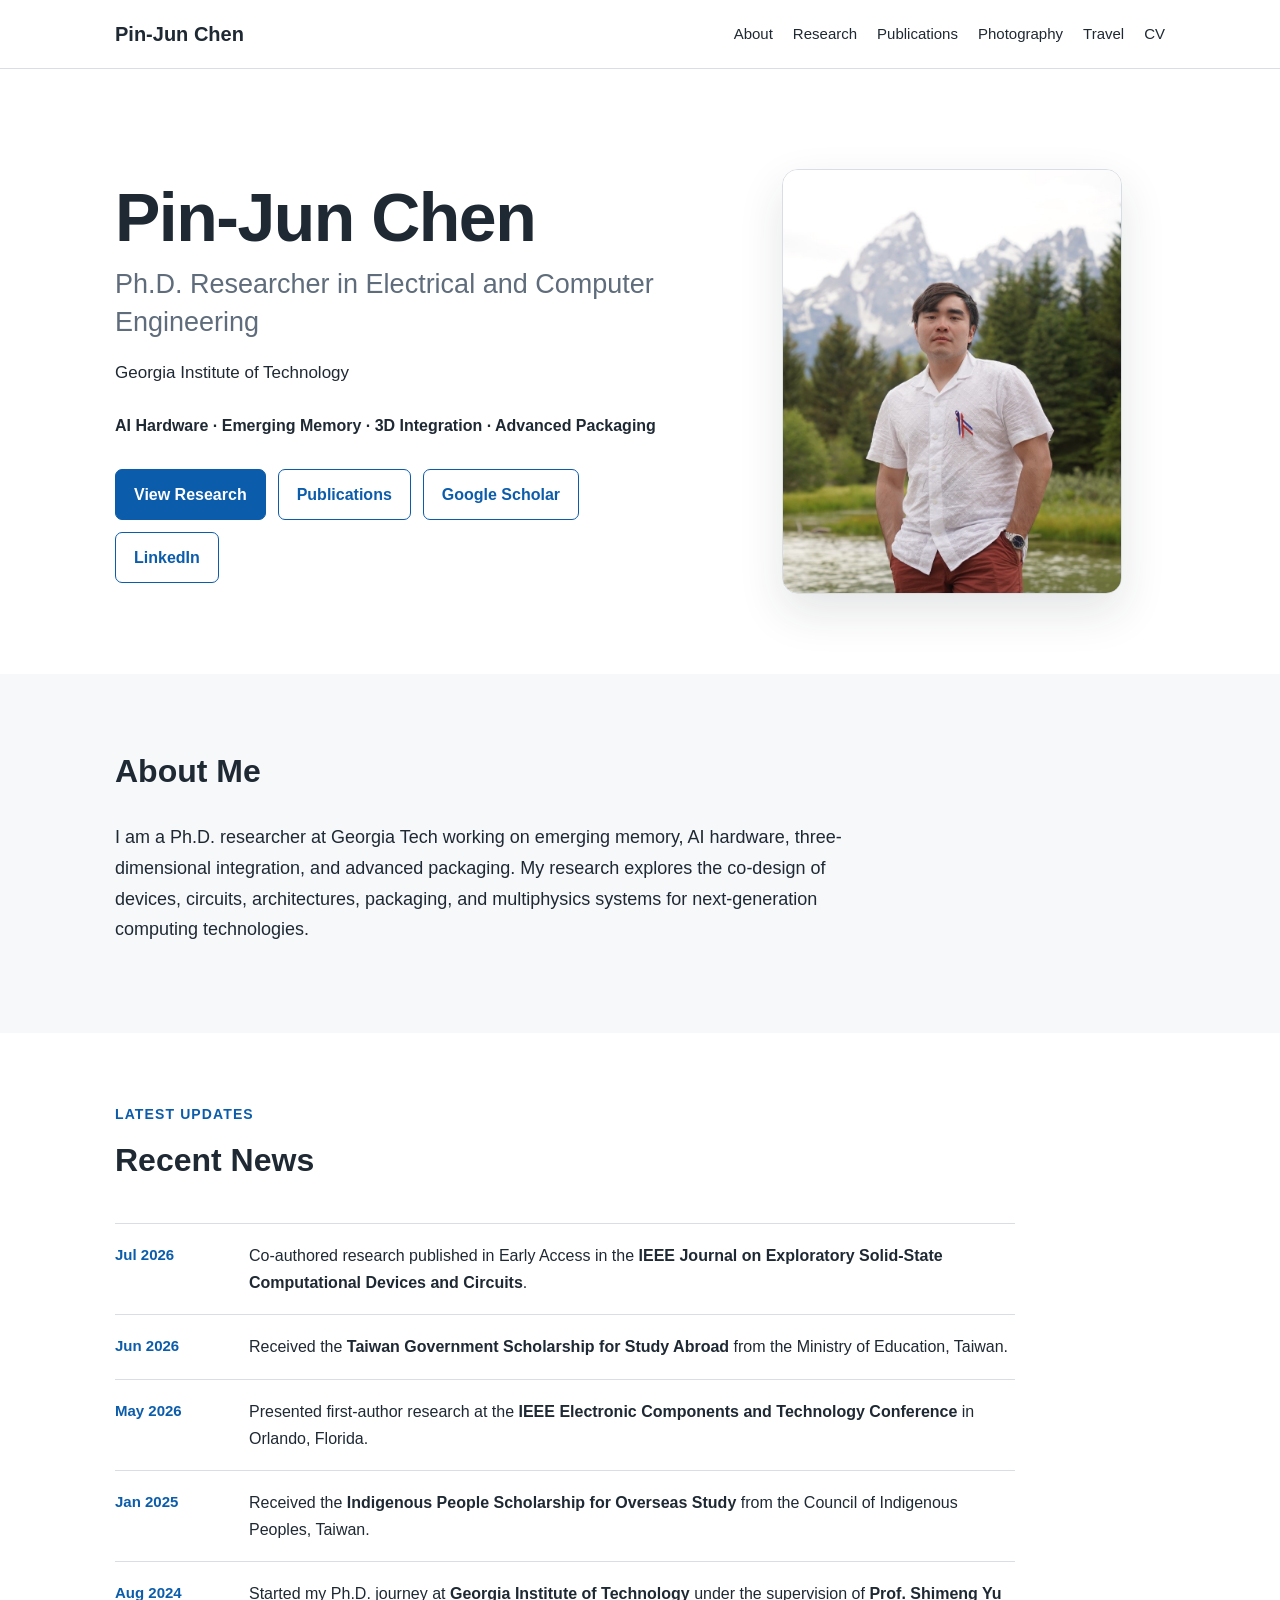
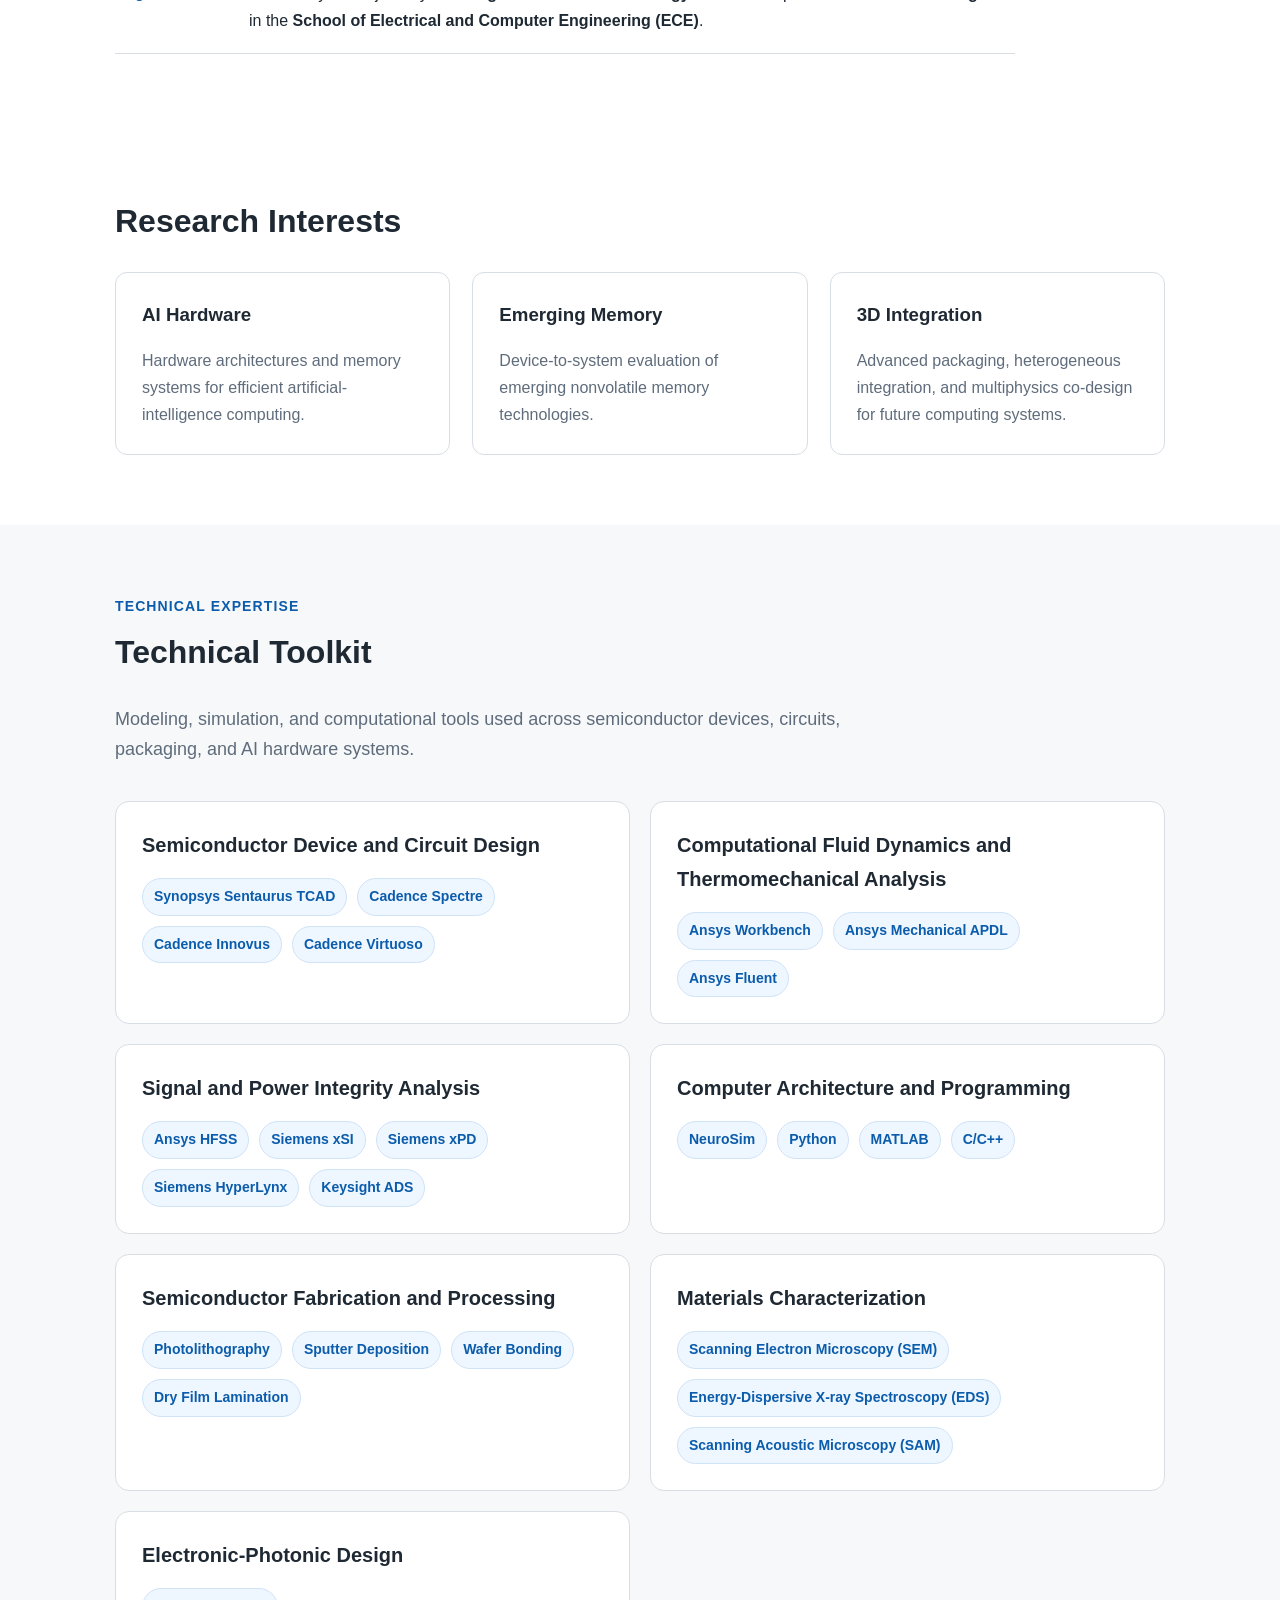
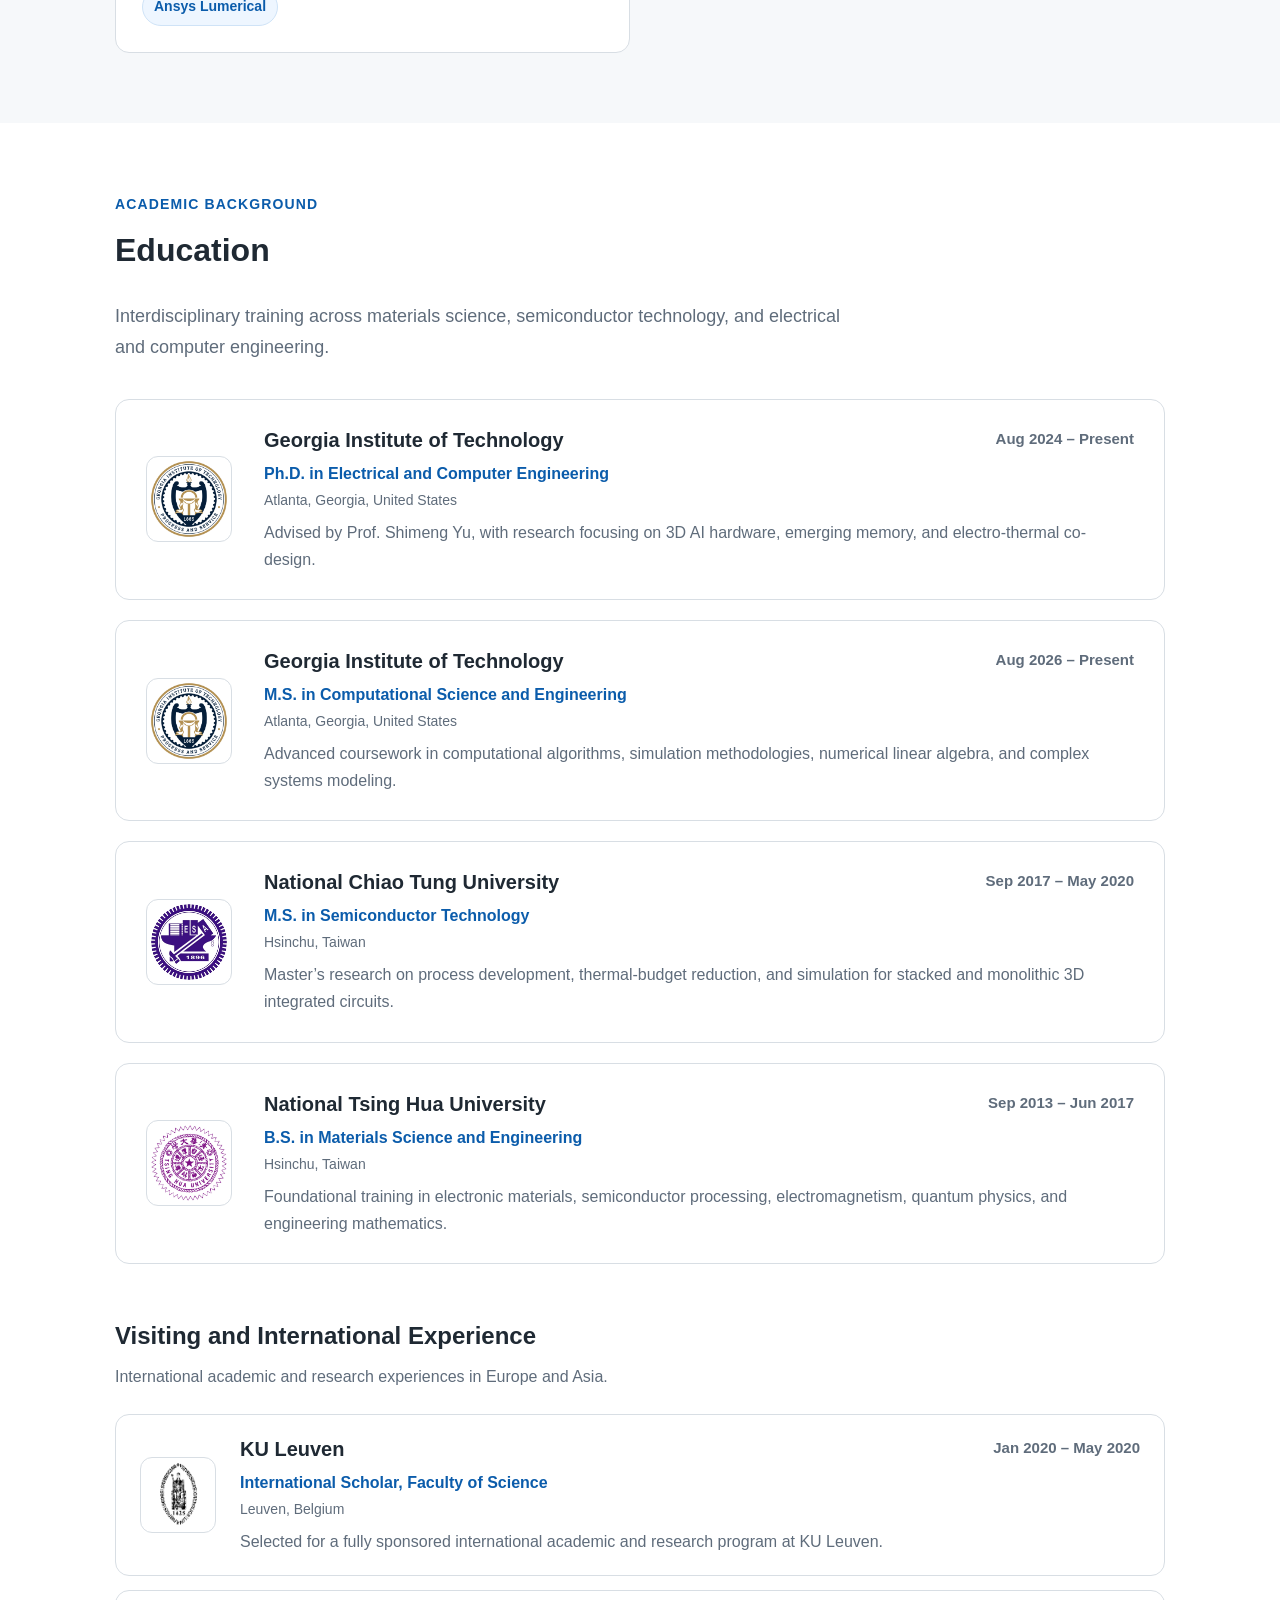
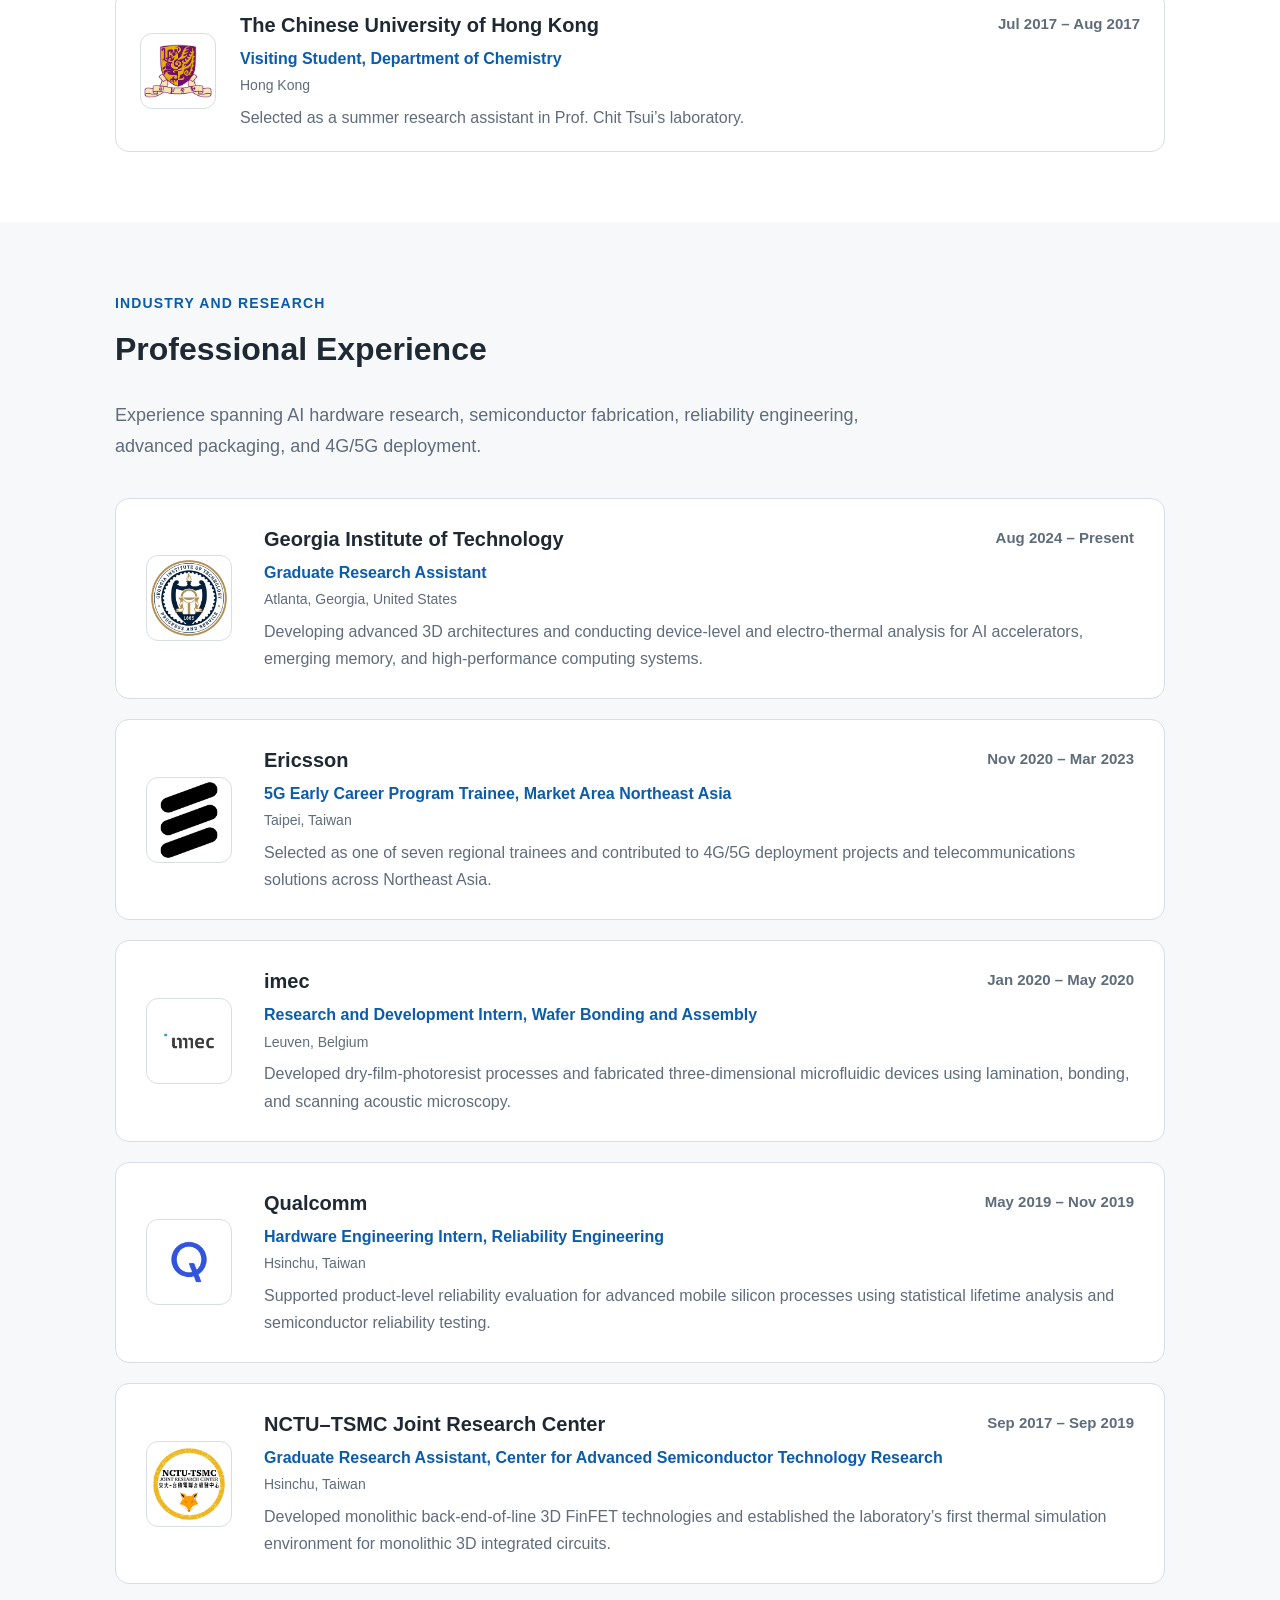
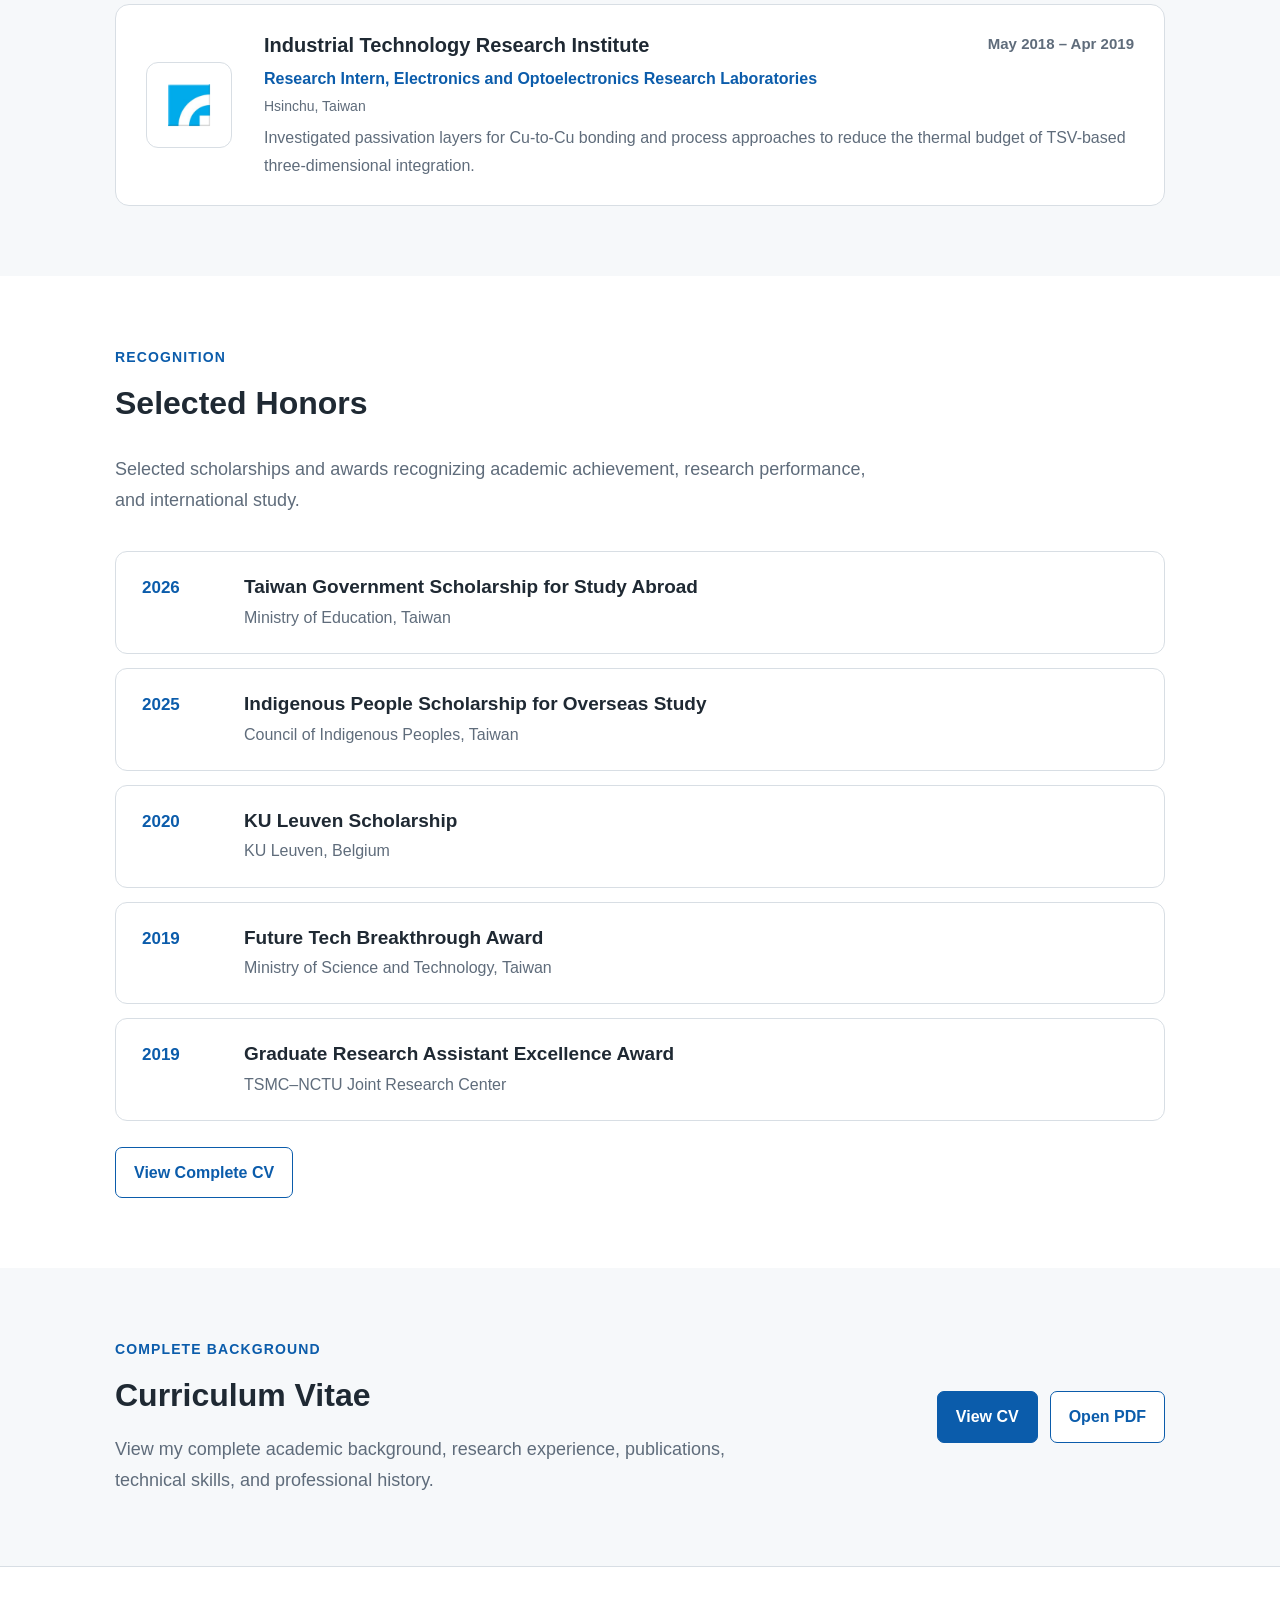
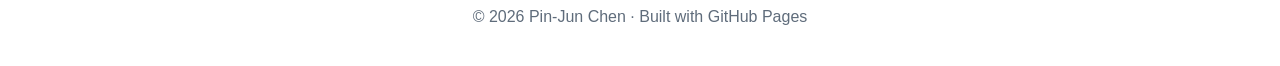
<file: index.html>
<!DOCTYPE html>
<html lang="en">
<head>
  <meta charset="UTF-8">
  <meta name="viewport" content="width=device-width, initial-scale=1.0">

  <meta
    name="description"
    content="Personal website of Pin-Jun Chen, a Ph.D. researcher at Georgia Tech working on AI hardware, emerging memory, 3D integration, and advanced packaging."
  >

  <title>Pin-Jun Chen</title> 
  
  <link rel="stylesheet" href="assets/css/style.css">
</head>

<body>
  <header>
    <div class="container">
      <nav>
        <a class="site-name" href="index.html">Pin-Jun Chen</a>

        <div class="nav-links">
          <a href="about.html">About</a>
          <a href="research.html">Research</a>
          <a href="publications.html">Publications</a>
          <a href="photography.html">Photography</a>
          <a href="travel.html">Travel</a>
          <a href="cv.html">CV</a>
        </div>
      </nav>
    </div>
  </header>

  <main>
<section class="hero">
  <div class="container hero-grid">
    <div>
      <h1>Pin-Jun Chen</h1>

      <p class="subtitle">
        Ph.D. Researcher in Electrical and Computer Engineering
      </p>

      <p class="affiliation">
        Georgia Institute of Technology
      </p>

      <p class="research-line">
        AI Hardware · Emerging Memory · 3D Integration · Advanced Packaging
      </p>

      <div class="button-row">
        <a class="button primary" href="research.html">
          View Research
        </a>

        <a class="button secondary" href="publications.html">
          Publications
        </a>

        <a
          class="button secondary"
          href="https://scholar.google.com/citations?user=bMlQqsIAAAAJ&hl=en"
          target="_blank"
          rel="noopener noreferrer"
        >
          Google Scholar
        </a>

        <a
          class="button secondary"
          href="https://www.linkedin.com/in/pinjunchen/"
          target="_blank"
          rel="noopener noreferrer"
        >
          LinkedIn
        </a>
      </div>
    </div>

    <div class="profile-photo-wrapper">
      <img
        class="profile-photo"
        src="assets/images/profile-photo.jpg"
        alt="Portrait of Pin-Jun Chen"
      >
    </div>
  </div>
</section>

    <section class="alt">
      <div class="container">
        <h2>About Me</h2>

        <p class="intro">
          I am a Ph.D. researcher at Georgia Tech working on emerging memory,
          AI hardware, three-dimensional integration, and advanced packaging.
          My research explores the co-design of devices, circuits,
          architectures, packaging, and multiphysics systems for
          next-generation computing technologies.
        </p>
      </div>
    </section>

    <section id="news">
  <div class="container">
    <div class="section-heading">
      <p class="eyebrow">Latest Updates</p>

      <h2>Recent News</h2>
    </div>

    <div class="news-list">

      <article class="news-item">
        <time datetime="2026-07">Jul 2026</time>

        <p>
          Co-authored research published in Early Access in the 
          <strong>IEEE Journal on Exploratory Solid-State Computational Devices and Circuits</strong>.
        </p>
      </article>

      <article class="news-item">
        <time datetime="2026-06">Jun 2026</time>

        <p>
          Received the
          <strong>Taiwan Government Scholarship for Study Abroad</strong>
          from the Ministry of Education, Taiwan.
        </p>
      </article>

      <article class="news-item">
        <time datetime="2026-05">May 2026</time>

        <p>
          Presented first-author research at the
          <strong>IEEE Electronic Components and Technology Conference</strong>
          in Orlando, Florida.
        </p>
      </article>

      <article class="news-item">
        <time datetime="2025-01">Jan 2025</time>

        <p>
          Received the
          <strong>Indigenous People Scholarship for Overseas Study</strong>
          from the Council of Indigenous Peoples, Taiwan.
        </p>
      </article>

      <article class="news-item">
        <time datetime="2024-08">Aug 2024</time>

        <p>
          Started my Ph.D. journey at <strong>Georgia Institute of Technology</strong>
          under the supervision of <strong>Prof. Shimeng Yu</strong> in the <strong>School of Electrical and Computer Engineering (ECE)</strong>.
        </p>
      </article>

    </div>
  </div>
</section>
    

    <section>
      <div class="container">
        <h2>Research Interests</h2>

        <div class="cards">
          <article class="card">
            <h3>AI Hardware</h3>
            <p>
              Hardware architectures and memory systems for efficient
              artificial-intelligence computing.
            </p>
          </article>

          <article class="card">
            <h3>Emerging Memory</h3>
            <p>
              Device-to-system evaluation of emerging nonvolatile memory
              technologies.
            </p>
          </article>

          <article class="card">
            <h3>3D Integration</h3>
            <p>
              Advanced packaging, heterogeneous integration, and multiphysics
              co-design for future computing systems.
            </p>
          </article>
        </div>
      </div>
    </section>

    <section class="alt" id="technical-toolkit">
  <div class="container">
    <div class="section-heading">
      <p class="eyebrow">Technical Expertise</p>
      <h2>Technical Toolkit</h2>

      <p class="section-description">
        Modeling, simulation, and computational tools used across
        semiconductor devices, circuits, packaging, and AI hardware systems.
      </p>
    </div>

    <div class="skills-grid">

      <article class="skill-group">
        <h3>Semiconductor Device and Circuit Design</h3>

        <div class="skill-tags">
          <span>Synopsys Sentaurus TCAD</span>
          <span>Cadence Spectre</span>
          <span>Cadence Innovus</span>
          <span>Cadence Virtuoso</span>
        </div>
      </article>

      <article class="skill-group">
        <h3>Computational Fluid Dynamics and Thermomechanical Analysis</h3>

        <div class="skill-tags">
          <span>Ansys Workbench</span>
          <span>Ansys Mechanical APDL</span>
          <span>Ansys Fluent</span>
        </div>
      </article>

      <article class="skill-group">
        <h3>Signal and Power Integrity Analysis</h3>
        

        <div class="skill-tags">
          <span>Ansys HFSS</span>
          <span>Siemens xSI</span>
          <span>Siemens xPD</span>
          <span>Siemens HyperLynx</span>
          <span>Keysight ADS</span>
          
        </div>
      </article>

      <article class="skill-group">
        <h3>Computer Architecture and Programming</h3>

        <div class="skill-tags">
          <span>NeuroSim</span>
          <span>Python</span>
          <span>MATLAB</span>
          <span>C/C++</span>
        </div>
      </article>

      <article class="skill-group">
        <h3>Semiconductor Fabrication and Processing</h3>

        <div class="skill-tags">
          <span>Photolithography</span>
          <span>Sputter Deposition</span>
          <span>Wafer Bonding</span>
          <span>Dry Film Lamination</span>
        </div>
      </article>

      <article class="skill-group">
        <h3>Materials Characterization</h3>

        <div class="skill-tags">
          <span>Scanning Electron Microscopy (SEM)</span>
          <span>Energy-Dispersive X-ray Spectroscopy (EDS)</span>
          <span>Scanning Acoustic Microscopy (SAM)</span>
        </div>
      </article>

      <article class="skill-group">
        <h3>Electronic-Photonic Design</h3>

        <div class="skill-tags">
          <span>Ansys Lumerical</span>
        </div>
      </article>

    </div>
  </div>
</section>
    

    <section id="education">
    <div class="container">
      <div class="section-heading">
        <p class="eyebrow">Academic Background</p>
        <h2>Education</h2>
  
        <p class="section-description">
          Interdisciplinary training across materials science,
          semiconductor technology, and electrical and computer engineering.
        </p>
      </div>
  
      <div class="timeline-grid">
  
        <article class="timeline-card">
          <div class="logo-box">
            <img
              src="assets/images/logos/gatech-logo.png"
              alt="Georgia Institute of Technology logo"
            >
          </div>
  
          <div class="timeline-content">
            <div class="timeline-topline">
              <h3>Georgia Institute of Technology</h3>
              <span class="timeline-date">Aug 2024 – Present</span>
            </div>
  
            <p class="timeline-role">
              Ph.D. in Electrical and Computer Engineering
            </p>
            <p class="timeline-location">
              Atlanta, Georgia, United States
            </p>
            <p class="timeline-description">
              Advised by Prof. Shimeng Yu, with research focusing on
              3D AI hardware, emerging memory, and electro-thermal co-design.
            </p>
          </div>
        </article>

        <article class="timeline-card">
          <div class="logo-box">
            <img
              src="assets/images/logos/gatech-logo.png"
              alt="Georgia Institute of Technology logo"
            >
          </div>
  
          <div class="timeline-content">
            <div class="timeline-topline">
              <h3>Georgia Institute of Technology</h3>
              <span class="timeline-date">Aug 2026 – Present</span>
            </div>
  
            <p class="timeline-role">
              M.S. in Computational Science and Engineering
            </p>
            <p class="timeline-location">
              Atlanta, Georgia, United States
            </p>
            <p class="timeline-description">
              Advanced coursework in computational algorithms, simulation methodologies, 
              numerical linear algebra, and complex systems modeling.
            </p>
          </div>
        </article>
  
        <article class="timeline-card">
          <div class="logo-box">
            <img
              src="assets/images/logos/nycu-logo.png"
              alt="National Yang Ming Chiao Tung University logo"
            >
          </div>
  
          <div class="timeline-content">
            <div class="timeline-topline">
              <h3>National Chiao Tung University</h3>
              <span class="timeline-date">Sep 2017 – May 2020</span>
            </div>

            <p class="timeline-role">
              M.S. in Semiconductor Technology
            </p>
            <p class="timeline-location">
              Hsinchu, Taiwan
            </p>
            <p class="timeline-description">
              Master’s research on process development, thermal-budget reduction,
              and simulation for stacked and monolithic 3D integrated circuits.
            </p>
          </div>
        </article>
  
        <article class="timeline-card">
          <div class="logo-box">
            <img
              src="assets/images/logos/nthu-logo.jpg"
              alt="National Tsing Hua University logo"
            >
          </div>
  
          <div class="timeline-content">
            <div class="timeline-topline">
              <h3>National Tsing Hua University</h3>
              <span class="timeline-date">Sep 2013 – Jun 2017</span>
            </div>
  
            <p class="timeline-role">
              B.S. in Materials Science and Engineering
            </p>
            <p class="timeline-location">
              Hsinchu, Taiwan
            </p>
            <p class="timeline-description">
              Foundational training in electronic materials, semiconductor processing,
              electromagnetism, quantum physics, and engineering mathematics.
            </p>
          </div>
        </article>
 </div>
<div class="subsection-heading">
  <h3>Visiting and International Experience</h3>

  <p>
    International academic and research experiences in Europe and Asia.
  </p>
</div>

<div class="timeline-grid compact-grid">

  <article class="timeline-card compact-card">
    <div class="logo-box">
      <img
        src="assets/images/logos/KUL.svg.webp"
        alt="KU Leuven logo"
      >
    </div>

    <div class="timeline-content">
      <div class="timeline-topline">
        <h3>KU Leuven</h3>
        <span class="timeline-date">Jan 2020 – May 2020</span>
      </div>

      <p class="timeline-role">
        International Scholar, Faculty of Science
      </p>

      <p class="timeline-location">
        Leuven, Belgium
      </p>

      <p class="timeline-description">
          Selected for a fully sponsored international academic and research
          program at KU Leuven.
      </p>
    </div>
  </article>

  <article class="timeline-card compact-card">
    <div class="logo-box">
      <img
        src="assets/images/logos/cuhk-logo.jpg"
        alt="The Chinese University of Hong Kong logo"
      >
    </div>

    <div class="timeline-content">
      <div class="timeline-topline">
        <h3>The Chinese University of Hong Kong</h3>
        <span class="timeline-date">Jul 2017 – Aug 2017</span>
      </div>

      <p class="timeline-role">
        Visiting Student, Department of Chemistry
      </p>

      <p class="timeline-location">
        Hong Kong
      </p>

      <p class="timeline-description">
        Selected as a summer research assistant in Prof. Chit Tsui’s laboratory.
      </p>
    </div>
  </article>

</div>
    </div>
  </section>
    
      <section class="alt" id="experience">
    <div class="container">
      <div class="section-heading">
        <p class="eyebrow">Industry and Research</p>
        <h2>Professional Experience</h2>
  
        <p class="section-description">
          Experience spanning AI hardware research, semiconductor fabrication,
          reliability engineering, advanced packaging, and 4G/5G deployment.
        </p>
      </div>
  
      <div class="timeline-grid">

        <article class="timeline-card">
          <div class="logo-box">
            <img
              src="assets/images/logos/gatech-logo.png"
              alt="Georgia Institute of Technology logo"
            >
          </div>
        
          <div class="timeline-content">
            <div class="timeline-topline">
              <h3>Georgia Institute of Technology</h3>
              <span class="timeline-date">Aug 2024 – Present</span>
            </div>
        
            <p class="timeline-role">
              Graduate Research Assistant
            </p>
        
            <p class="timeline-location">
              Atlanta, Georgia, United States
            </p>
        
            <p class="timeline-description">
              Developing advanced 3D architectures and conducting device-level
              and electro-thermal analysis for AI accelerators, emerging memory,
              and high-performance computing systems.
            </p>
          </div>
      </article>
  
        <article class="timeline-card">
          <div class="logo-box">
            <img
              src="assets/images/logos/ericsson.svg.webp"
              alt="Ericsson logo"
            >
          </div>
  
          <div class="timeline-content">
            <div class="timeline-topline">
              <h3>Ericsson</h3>
              <span class="timeline-date">Nov 2020 – Mar 2023</span>
            </div>
  
            <p class="timeline-role">
              5G Early Career Program Trainee, Market Area Northeast Asia
            </p>
            <p class="timeline-location">
              Taipei, Taiwan
            </p>
            <p class="timeline-description">
                Selected as one of seven regional trainees and contributed to
                4G/5G deployment projects and telecommunications solutions
                across Northeast Asia.
            </p>
          </div>
        </article>
  
        <article class="timeline-card">
          <div class="logo-box">
            <img
              src="assets/images/logos/imec-logo.png"
              alt="imec logo"
            >
          </div>
  
          <div class="timeline-content">
            <div class="timeline-topline">
              <h3>imec</h3>
              <span class="timeline-date">Jan 2020 – May 2020</span>
            </div>
  
            <p class="timeline-role">
              Research and Development Intern, Wafer Bonding and Assembly
            </p>
            <p class="timeline-location">
              Leuven, Belgium
            </p>  
            <p class="timeline-description">
              Developed dry-film-photoresist processes and fabricated
              three-dimensional microfluidic devices using lamination,
              bonding, and scanning acoustic microscopy.
            </p>
          </div>
        </article>
  
        <article class="timeline-card">
          <div class="logo-box">
            <img
              src="assets/images/logos/Qualcomm-Logo.png"
              alt="Qualcomm logo"
            >
          </div>
  
          <div class="timeline-content">
            <div class="timeline-topline">
              <h3>Qualcomm</h3>
              <span class="timeline-date">May 2019 – Nov 2019</span>
            </div>
  
            <p class="timeline-role">
              Hardware Engineering Intern, Reliability Engineering
            </p>
            <p class="timeline-location">
               Hsinchu, Taiwan
            </p>    
            <p class="timeline-description">
              Supported product-level reliability evaluation for advanced mobile
              silicon processes using statistical lifetime analysis and
              semiconductor reliability testing.
            </p>
          </div>
        </article>
        <article class="timeline-card">
          <div class="logo-box">
            <img
              src="assets/images/logos/nctutsmclogo.jpg"
              alt="NCTU-TSMC Joint Research Center logo"
            >
          </div>
        
          <div class="timeline-content">
            <div class="timeline-topline">
              <h3>NCTU–TSMC Joint Research Center</h3>
              <span class="timeline-date">Sep 2017 – Sep 2019</span>
            </div>
        
            <p class="timeline-role">
              Graduate Research Assistant, Center for Advanced Semiconductor Technology Research
            </p>
            <p class="timeline-location">
               Hsinchu, Taiwan
            </p>          
            <p class="timeline-description">
              Developed monolithic back-end-of-line 3D FinFET technologies
              and established the laboratory’s first thermal simulation
              environment for monolithic 3D integrated circuits.
            </p>
          </div>
        </article>

        <article class="timeline-card">
  <div class="logo-box">
    <img
      src="assets/images/logos/itri-logo.png"
      alt="Industrial Technology Research Institute logo"
    >
  </div>

  <div class="timeline-content">
    <div class="timeline-topline">
      <h3>Industrial Technology Research Institute</h3>
      <span class="timeline-date">May 2018 – Apr 2019</span>
    </div>

    <p class="timeline-role">
      Research Intern, Electronics and Optoelectronics Research Laboratories
    </p>
            <p class="timeline-location">
               Hsinchu, Taiwan
            </p> 
    <p class="timeline-description">
        Investigated passivation layers for Cu-to-Cu bonding and
        process approaches to reduce the thermal budget of
        TSV-based three-dimensional integration.
    </p>
  </div>
</article>
        
      </div>
    </div>
  </section>

    <section id="honors">
  <div class="container">
    <div class="section-heading">
      <p class="eyebrow">Recognition</p>

      <h2>Selected Honors</h2>

      <p class="section-description">
        Selected scholarships and awards recognizing academic achievement,
        research performance, and international study.
      </p>
    </div>

    <div class="honors-list">

      <article class="honor-item">
        <span class="honor-year">2026</span>

        <div>
          <h3>Taiwan Government Scholarship for Study Abroad</h3>

          <p>
            Ministry of Education, Taiwan
          </p>
        </div>
      </article>

      <article class="honor-item">
        <span class="honor-year">2025</span>

        <div>
          <h3>Indigenous People Scholarship for Overseas Study</h3>

          <p>
            Council of Indigenous Peoples, Taiwan
          </p>
        </div>
      </article>

      <article class="honor-item">
        <span class="honor-year">2020</span>

        <div>
          <h3>KU Leuven Scholarship</h3>

          <p>
            KU Leuven, Belgium
          </p>
        </div>
      </article>

      <article class="honor-item">
        <span class="honor-year">2019</span>

        <div>
          <h3>Future Tech Breakthrough Award</h3>

          <p>
            Ministry of Science and Technology, Taiwan
          </p>
        </div>
      </article>

      <article class="honor-item">
        <span class="honor-year">2019</span>

        <div>
          <h3>Graduate Research Assistant Excellence Award</h3>

          <p>
            TSMC–NCTU Joint Research Center
          </p>
        </div>
      </article>

    </div>

    <div class="section-action">
      <a class="button secondary" href="cv.html">
        View Complete CV
      </a>
    </div>
  </div>
</section>
    
    <section class="alt" id="cv-preview">
  <div class="container cv-callout">
    <div>
      <p class="eyebrow">Complete Background</p>

      <h2>Curriculum Vitae</h2>

      <p class="section-description">
        View my complete academic background, research experience,
        publications, technical skills, and professional history.
      </p>
    </div>

    <div class="button-row">
      <a
        class="button primary"
        href="cv.html"
      >
        View CV
      </a>

      <a
        class="button secondary"
        href="assets/documents/Pin-Jun_Chen_CV.pdf"
        target="_blank"
        rel="noopener noreferrer"
      >
        Open PDF
      </a>
    </div>
  </div>
</section>
  </main>

  <footer>
    <div class="container">
      © 2026 Pin-Jun Chen · Built with GitHub Pages
    </div>
  </footer>
</body>
</html>
</file>
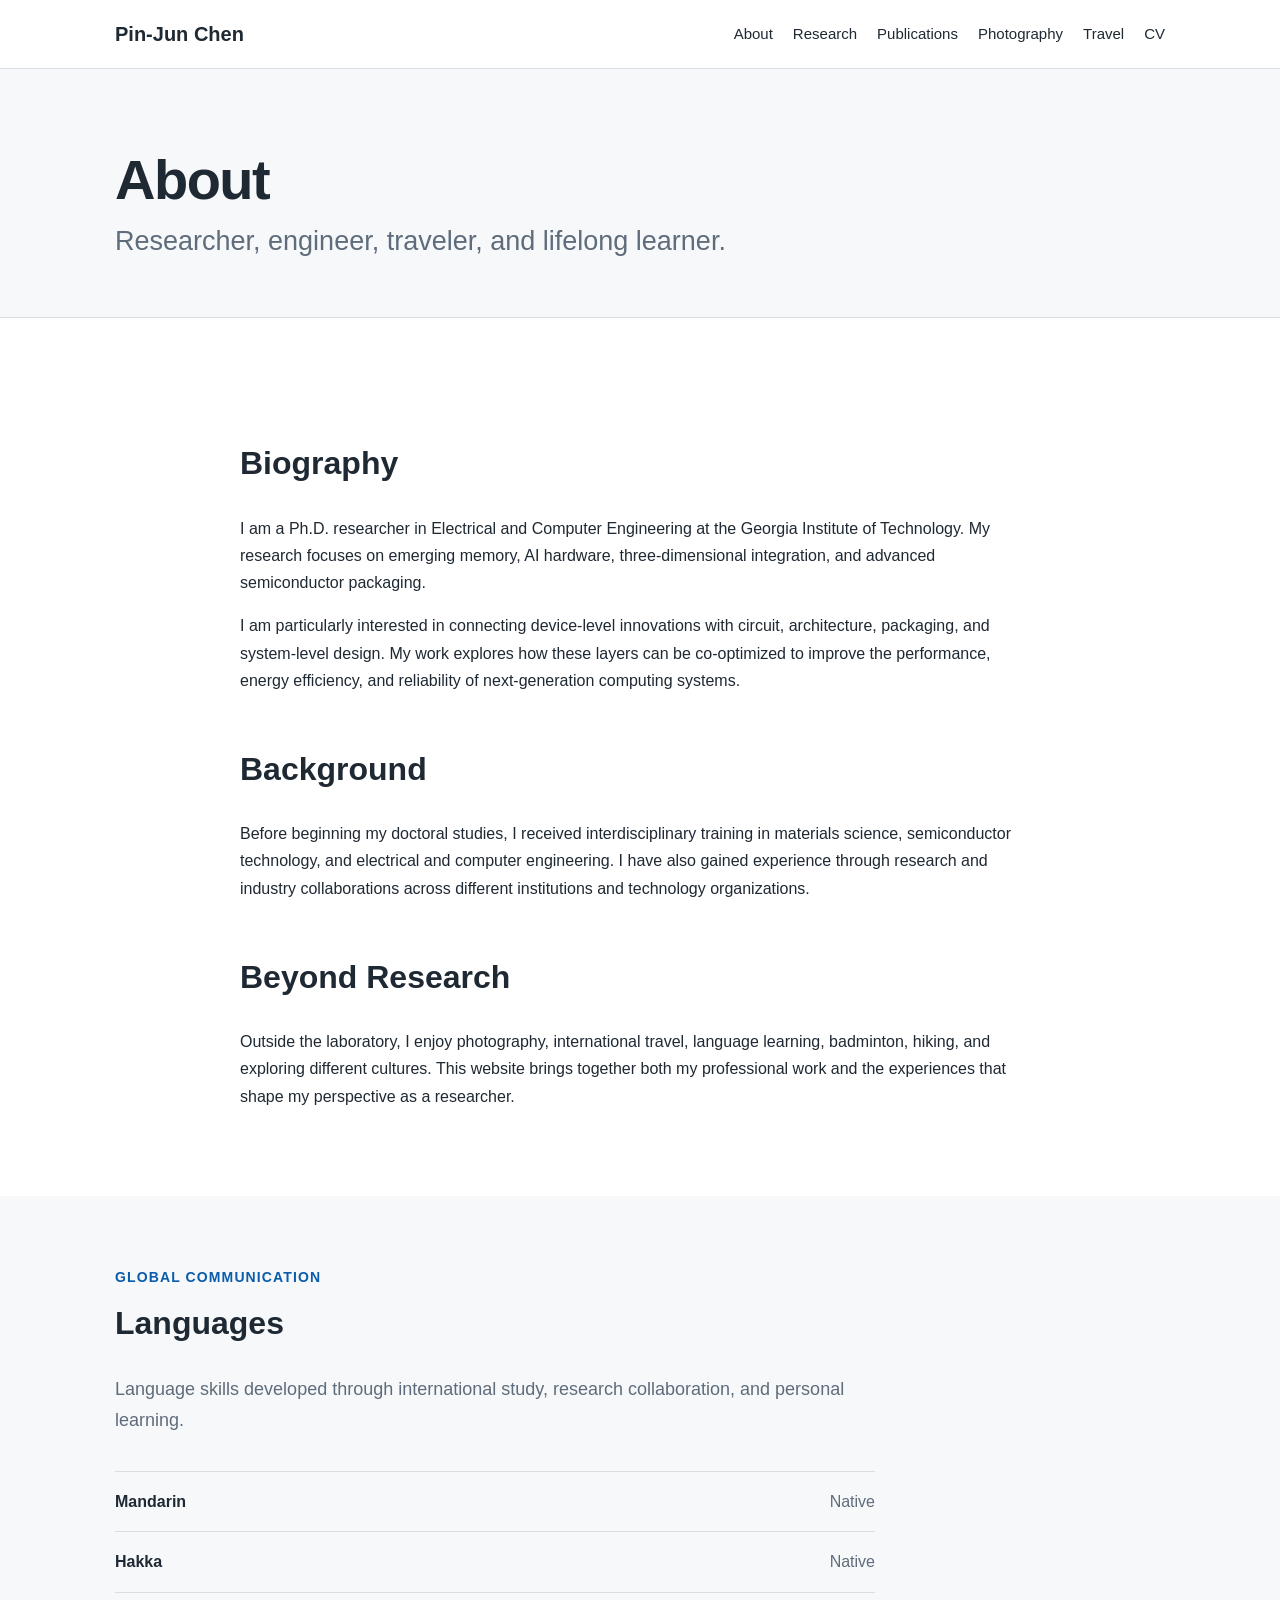
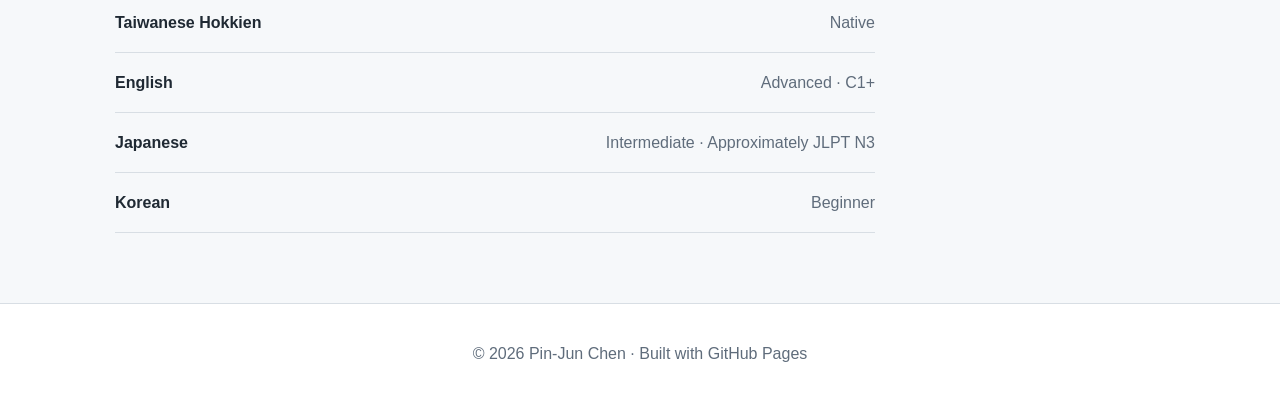
<file: about.html>
<!DOCTYPE html>
<html lang="en">
<head>
  <meta charset="UTF-8">
  <meta name="viewport" content="width=device-width, initial-scale=1.0">

  <meta
    name="description"
    content="About Pin-Jun Chen, a Ph.D. researcher in Electrical and Computer Engineering at Georgia Tech."
  >

  <title>About | Pin-Jun Chen</title>

  <link rel="stylesheet" href="assets/css/style.css">
</head>

<body>
  <header>
    <div class="container">
      <nav>
        <a class="site-name" href="index.html">Pin-Jun Chen</a>

        <div class="nav-links">
          <a href="about.html">About</a>
          <a href="research.html">Research</a>
          <a href="publications.html">Publications</a>
          <a href="photography.html">Photography</a>
          <a href="travel.html">Travel</a>
          <a href="cv.html">CV</a>
        </div>
      </nav>
    </div>
  </header>

  <main>
    <section class="page-header">
      <div class="container">
        <h1>About</h1>

        <p class="subtitle">
          Researcher, engineer, traveler, and lifelong learner.
        </p>
      </div>
    </section>

    <section>
      <div class="container content">
        <h2>Biography</h2>

        <p>
          I am a Ph.D. researcher in Electrical and Computer Engineering
          at the Georgia Institute of Technology. My research focuses on
          emerging memory, AI hardware, three-dimensional integration,
          and advanced semiconductor packaging.
        </p>

        <p>
          I am particularly interested in connecting device-level innovations
          with circuit, architecture, packaging, and system-level design.
          My work explores how these layers can be co-optimized to improve
          the performance, energy efficiency, and reliability of
          next-generation computing systems.
        </p>

        <h2>Background</h2>

        <p>
          Before beginning my doctoral studies, I received interdisciplinary
          training in materials science, semiconductor technology, and
          electrical and computer engineering. I have also gained experience
          through research and industry collaborations across different
          institutions and technology organizations.
        </p>

        <h2>Beyond Research</h2>

        <p>
          Outside the laboratory, I enjoy photography, international travel,
          language learning, badminton, hiking, and exploring different
          cultures. This website brings together both my professional work
          and the experiences that shape my perspective as a researcher.
        </p>
      </div>
    </section>

    <section class="alt" id="languages">
  <div class="container">
    <div class="section-heading">
      <p class="eyebrow">Global Communication</p>
      <h2>Languages</h2>

      <p class="section-description">
        Language skills developed through international study,
        research collaboration, and personal learning.
      </p>
    </div>

    <div class="language-list">

      <div class="language-item">
        <span class="language-name">Mandarin</span>
        <span class="language-level">Native</span>
      </div>

      <div class="language-item">
        <span class="language-name">Hakka</span>
        <span class="language-level">Native</span>
      </div>

      <div class="language-item">
        <span class="language-name">Taiwanese Hokkien</span>
        <span class="language-level">Native</span>
      </div>

      <div class="language-item">
        <span class="language-name">English</span>
        <span class="language-level">Advanced · C1+</span>
      </div>

      <div class="language-item">
        <span class="language-name">Japanese</span>
        <span class="language-level">
          Intermediate · Approximately JLPT N3
        </span>
      </div>

      <div class="language-item">
        <span class="language-name">Korean</span>
        <span class="language-level">Beginner</span>
      </div>

    </div>
  </div>
</section>
  </main>

  <footer>
    <div class="container">
      © 2026 Pin-Jun Chen · Built with GitHub Pages
    </div>
  </footer>
</body>
</html>
</file>
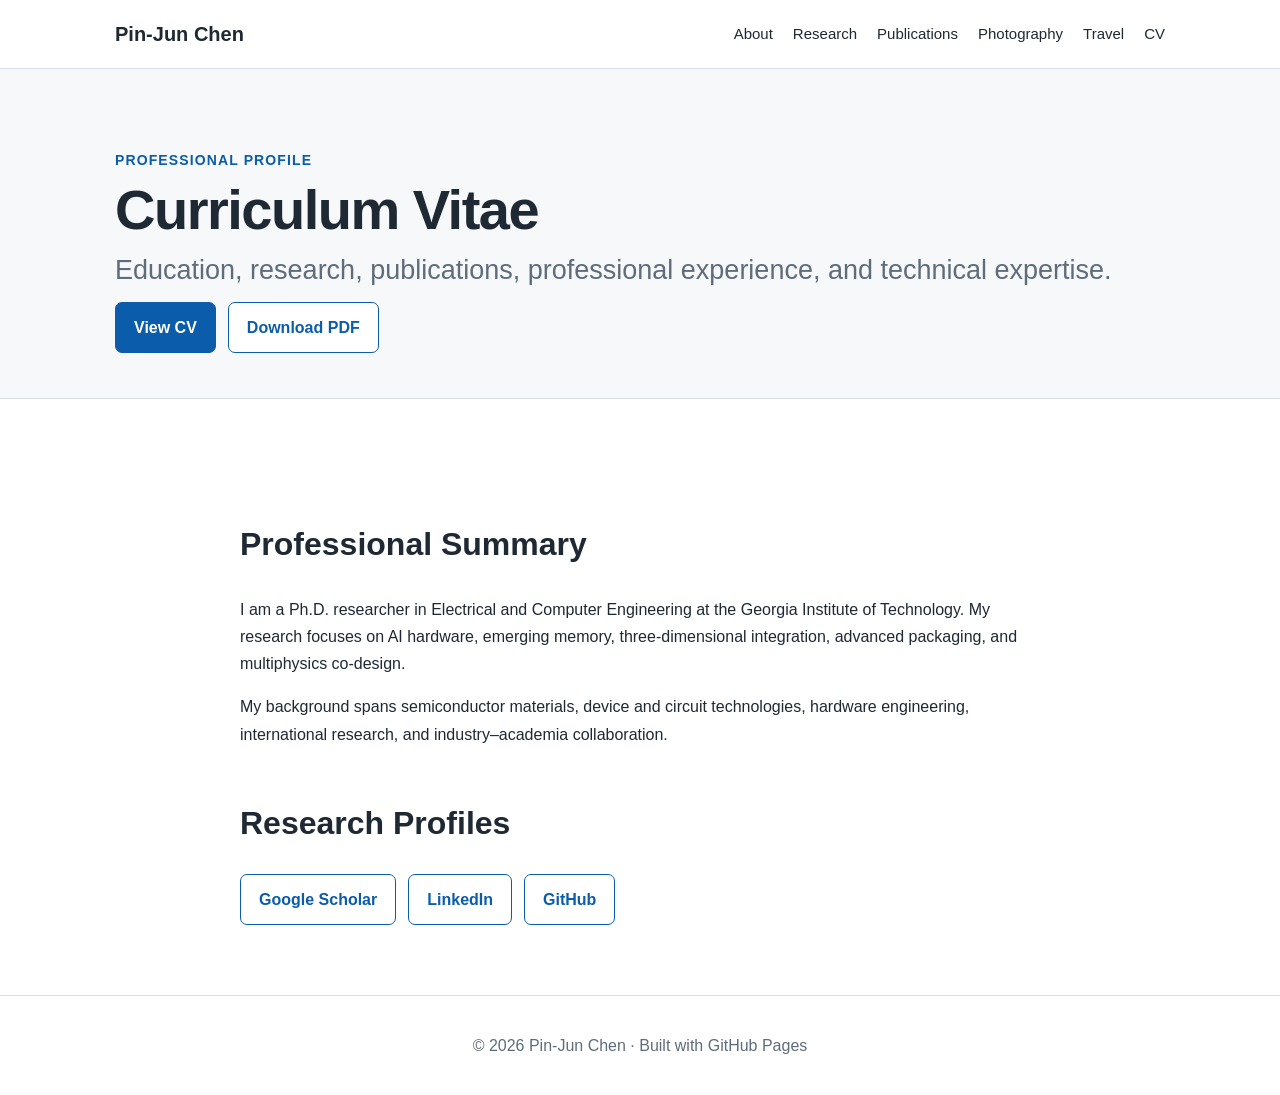
<file: cv.html>
<!DOCTYPE html>
<html lang="en">
<head>
  <meta charset="UTF-8">

  <meta
    name="viewport"
    content="width=device-width, initial-scale=1.0"
  >

  <meta
    name="description"
    content="Curriculum vitae of Pin-Jun Chen, Ph.D. researcher at Georgia Tech."
  >

  <title>CV | Pin-Jun Chen</title>

  <link rel="stylesheet" href="assets/css/style.css">
</head>

<body>
  <header>
    <div class="container">
      <nav>
        <a class="site-name" href="index.html">Pin-Jun Chen</a>

        <div class="nav-links">
          <a href="about.html">About</a>
          <a href="research.html">Research</a>
          <a href="publications.html">Publications</a>
          <a href="photography.html">Photography</a>
          <a href="travel.html">Travel</a>
          <a href="cv.html">CV</a>
        </div>
      </nav>
    </div>
  </header>

  <main>
    <section class="page-header">
      <div class="container">
        <p class="eyebrow">Professional Profile</p>

        <h1>Curriculum Vitae</h1>

        <p class="subtitle">
          Education, research, publications, professional experience,
          and technical expertise.
        </p>

        <div class="button-row">
          <a
            class="button primary"
            href="assets/documents/Full_Curriculum Vitae_Pin-Jun Chen_0908.pdf"
            target="_blank"
            rel="noopener noreferrer"
          >
            View CV
          </a>

          <a
            class="button secondary"
            href="assets/documents/Full_Curriculum Vitae_Pin-Jun Chen_0908.pdf"
            download
          >
            Download PDF
          </a>
        </div>
      </div>
    </section>

    <section>
      <div class="container content">
        <h2>Professional Summary</h2>

        <p>
          I am a Ph.D. researcher in Electrical and Computer Engineering
          at the Georgia Institute of Technology. My research focuses on
          AI hardware, emerging memory, three-dimensional integration,
          advanced packaging, and multiphysics co-design.
        </p>

        <p>
          My background spans semiconductor materials, device and circuit
          technologies, hardware engineering, international research,
          and industry–academia collaboration.
        </p>

        <h2>Research Profiles</h2>

        <div class="button-row">
          <a
            class="button secondary"
            href="https://scholar.google.com/citations?user=bMlQqsIAAAAJ&hl=en"
            target="_blank"
            rel="noopener noreferrer"
          >
            Google Scholar
          </a>

          <a
            class="button secondary"
            href="https://www.linkedin.com/in/pinjunchen/"
            target="_blank"
            rel="noopener noreferrer"
          >
            LinkedIn
          </a>

          <a
            class="button secondary"
            href="https://github.com/pinjunchen-tw"
            target="_blank"
            rel="noopener noreferrer"
          >
            GitHub
          </a>
        </div>
      </div>
    </section>
  </main>

  <footer>
    <div class="container">
      © 2026 Pin-Jun Chen · Built with GitHub Pages
    </div>
  </footer>
</body>
</html>
</file>
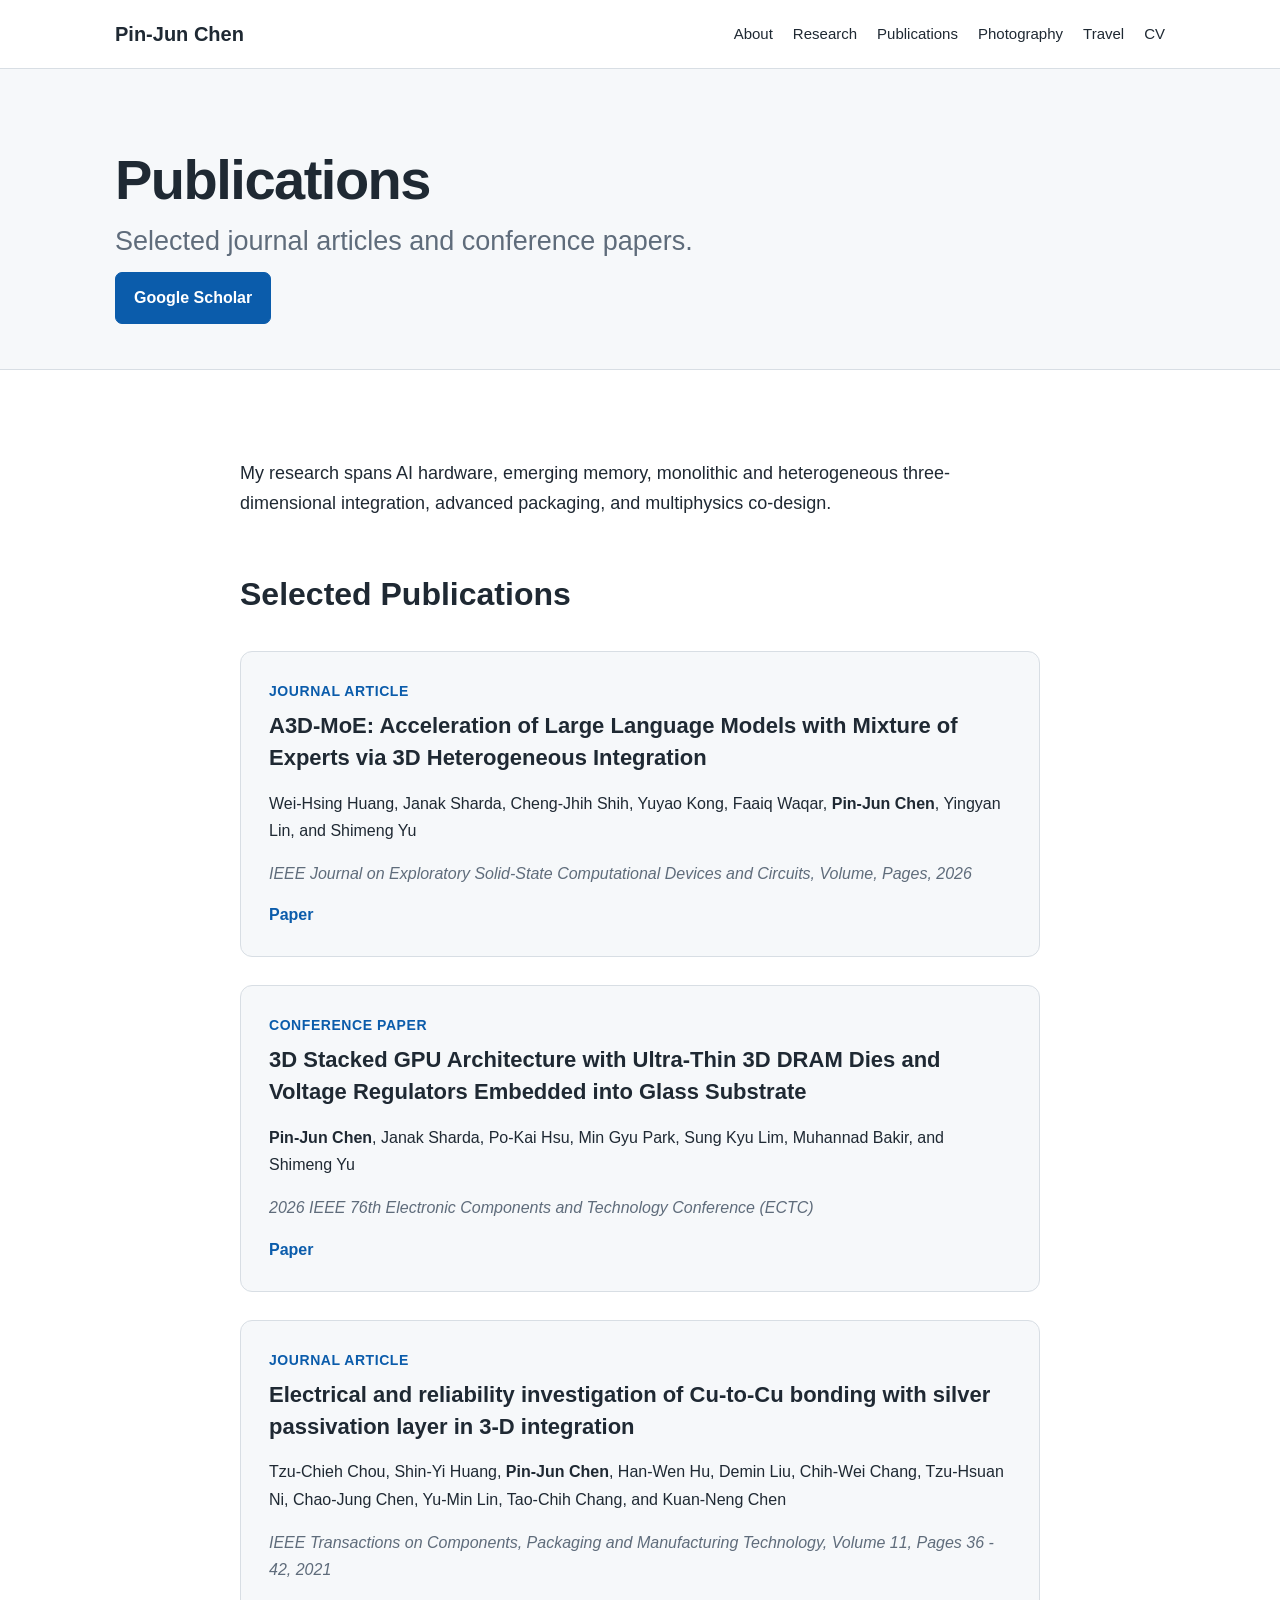
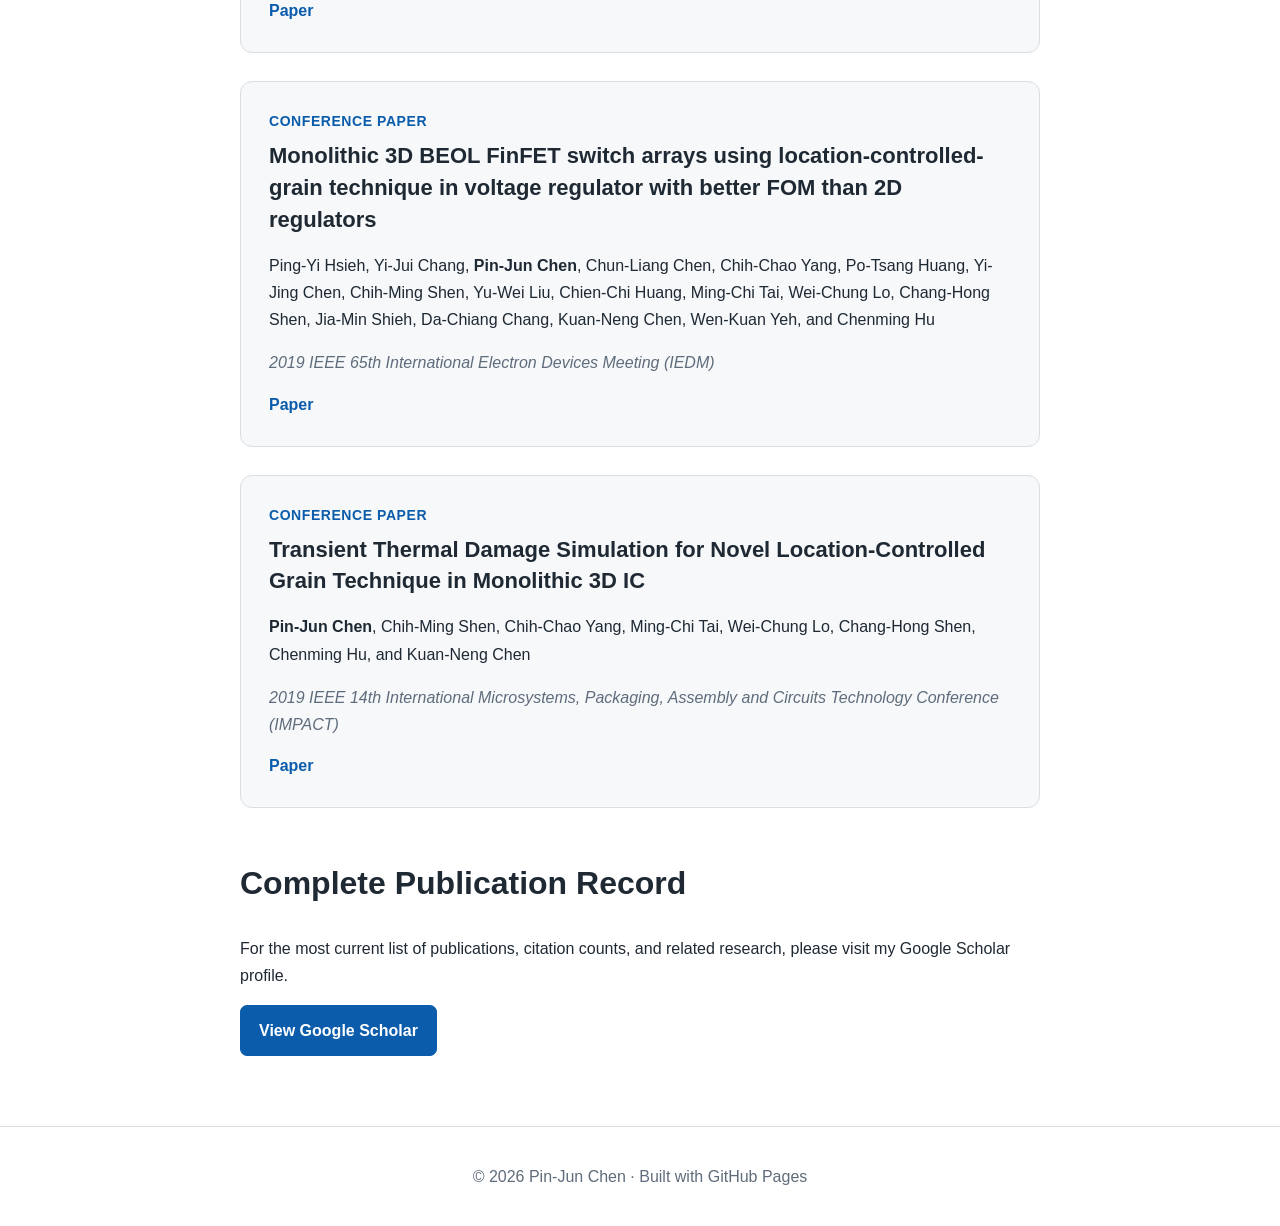
<file: publications.html>
<!DOCTYPE html>
<html lang="en">
<head>
  <meta charset="UTF-8">

  <meta
    name="viewport"
    content="width=device-width, initial-scale=1.0"
  >

  <meta
    name="description"
    content="Publications of Pin-Jun Chen in AI hardware, emerging memory, 3D integration, and advanced semiconductor packaging."
  >

  <title>Publications | Pin-Jun Chen</title>

  <link rel="stylesheet" href="assets/css/style.css">
</head>

<body>
  <header>
    <div class="container">
      <nav>
        <a class="site-name" href="index.html">Pin-Jun Chen</a>

        <div class="nav-links">
          <a href="about.html">About</a>
          <a href="research.html">Research</a>
          <a href="publications.html">Publications</a>
          <a href="photography.html">Photography</a>
          <a href="travel.html">Travel</a>
          <a href="cv.html">CV</a>
        </div>
      </nav>
    </div>
  </header>

  <main>
    <section class="page-header">
      <div class="container">
        <h1>Publications</h1>

        <p class="subtitle">
          Selected journal articles and conference papers.
        </p>

        <div class="button-row">
          <a
            class="button primary"
            href="https://scholar.google.com/citations?user=bMlQqsIAAAAJ&hl=en"
            target="_blank"
            rel="noopener noreferrer"
          >
            Google Scholar
          </a>
        </div>
      </div>
    </section>

    <section>
      <div class="container content">
        <p class="intro">
          My research spans AI hardware, emerging memory, monolithic and
          heterogeneous three-dimensional integration, advanced packaging,
          and multiphysics co-design.
        </p>

        <h2>Selected Publications</h2>

        <div class="publication-list">

          <article class="publication-item">
            <p class="publication-type">Journal Article</p>

            <h3>
              A3D-MoE: Acceleration of Large Language Models with Mixture of Experts via 3D Heterogeneous Integration
            </h3>

            <p class="publication-authors">
              Wei-Hsing Huang, Janak Sharda, Cheng-Jhih Shih, Yuyao Kong, Faaiq Waqar, <strong>Pin-Jun Chen</strong>, Yingyan Lin, 
              and Shimeng Yu
            </p>

            <p class="publication-venue">
              IEEE Journal on Exploratory Solid-State Computational Devices and Circuits, Volume, Pages, 2026
            </p>

            <div class="publication-links">
              <a href="https://ieeexplore.ieee.org/stamp/stamp.jsp?tp=&arnumber=11611883" target="_blank" rel="noopener noreferrer">
                Paper
              </a>
            </div>
          </article>

          <article class="publication-item">
            <p class="publication-type">Conference Paper</p>

            <h3>
              3D Stacked GPU Architecture with Ultra-Thin 3D DRAM Dies and Voltage Regulators Embedded into Glass Substrate
            </h3>

            <p class="publication-authors">
              <strong>Pin-Jun Chen</strong>, Janak Sharda, Po-Kai Hsu, Min Gyu Park, Sung Kyu Lim, Muhannad Bakir, and Shimeng Yu
            </p>

            <p class="publication-venue">
              2026 IEEE 76th Electronic Components and Technology Conference (ECTC)
            </p>

            <div class="publication-links">
              <a href="https://ieeexplore.ieee.org/stamp/stamp.jsp?arnumber=11561452" target="_blank" rel="noopener noreferrer">
                Paper
              </a>
            </div>
          </article>

          <article class="publication-item">
            <p class="publication-type">Journal Article</p>

            <h3>
              Electrical and reliability investigation of Cu-to-Cu bonding with silver passivation layer in 3-D integration
            </h3>

            <p class="publication-authors">
              Tzu-Chieh Chou, Shin-Yi Huang, <strong>Pin-Jun Chen</strong>, Han-Wen Hu, Demin Liu, Chih-Wei Chang, Tzu-Hsuan Ni, 
              Chao-Jung Chen, Yu-Min Lin, Tao-Chih Chang, and Kuan-Neng Chen
            </p>

            <p class="publication-venue">
              IEEE Transactions on Components, Packaging and Manufacturing Technology, Volume 11, Pages 36 - 42, 2021
            </p>

            <div class="publication-links">
              <a href="https://ieeexplore.ieee.org/stamp/stamp.jsp?tp=&arnumber=9256336" target="_blank" rel="noopener noreferrer">
                Paper
              </a>
            </div>
          </article>

          <article class="publication-item">
            <p class="publication-type">Conference Paper</p>

            <h3>
              Monolithic 3D BEOL FinFET switch arrays using location-controlled-grain technique in voltage regulator with better FOM than 2D regulators
            </h3>

            <p class="publication-authors">
              Ping-Yi Hsieh, Yi-Jui Chang, <strong>Pin-Jun Chen</strong>, Chun-Liang Chen, Chih-Chao Yang, Po-Tsang Huang, Yi-Jing Chen, 
              Chih-Ming Shen, Yu-Wei Liu, Chien-Chi Huang, Ming-Chi Tai, Wei-Chung Lo, Chang-Hong Shen, Jia-Min Shieh, Da-Chiang Chang, 
              Kuan-Neng Chen, Wen-Kuan Yeh, and Chenming Hu
            </p>

            <p class="publication-venue">
              2019 IEEE 65th International Electron Devices Meeting (IEDM)
            </p>

            <div class="publication-links">
              <a href="https://ieeexplore.ieee.org/stamp/stamp.jsp?arnumber=8993441" target="_blank" rel="noopener noreferrer">
                Paper
              </a>
            </div>
          </article>

          <article class="publication-item">
            <p class="publication-type">Conference Paper</p>

            <h3>
              Transient Thermal Damage Simulation for Novel Location-Controlled Grain Technique in Monolithic 3D IC
            </h3>

            <p class="publication-authors">
              <strong>Pin-Jun Chen</strong>, Chih-Ming Shen, Chih-Chao Yang, Ming-Chi Tai, Wei-Chung Lo, Chang-Hong Shen, Chenming Hu, 
              and Kuan-Neng Chen
            </p>

            <p class="publication-venue">
              2019 IEEE 14th International Microsystems, Packaging, Assembly and Circuits Technology Conference (IMPACT)
            </p>

            <div class="publication-links">
              <a href="https://ieeexplore.ieee.org/stamp/stamp.jsp?arnumber=9024960" target="_blank" rel="noopener noreferrer">
                Paper
              </a>
            </div>
          </article>

        </div>

        <h2>Complete Publication Record</h2>

        <p>
          For the most current list of publications, citation counts,
          and related research, please visit my Google Scholar profile.
        </p>

        <div class="button-row">
          <a
            class="button primary"
            href="https://scholar.google.com/citations?user=bMlQqsIAAAAJ&hl=en"
            target="_blank"
            rel="noopener noreferrer"
          >
            View Google Scholar
          </a>
        </div>
      </div>
    </section>
  </main>

  <footer>
    <div class="container">
      © 2026 Pin-Jun Chen · Built with GitHub Pages
    </div>
  </footer>
</body>
</html>
</file>
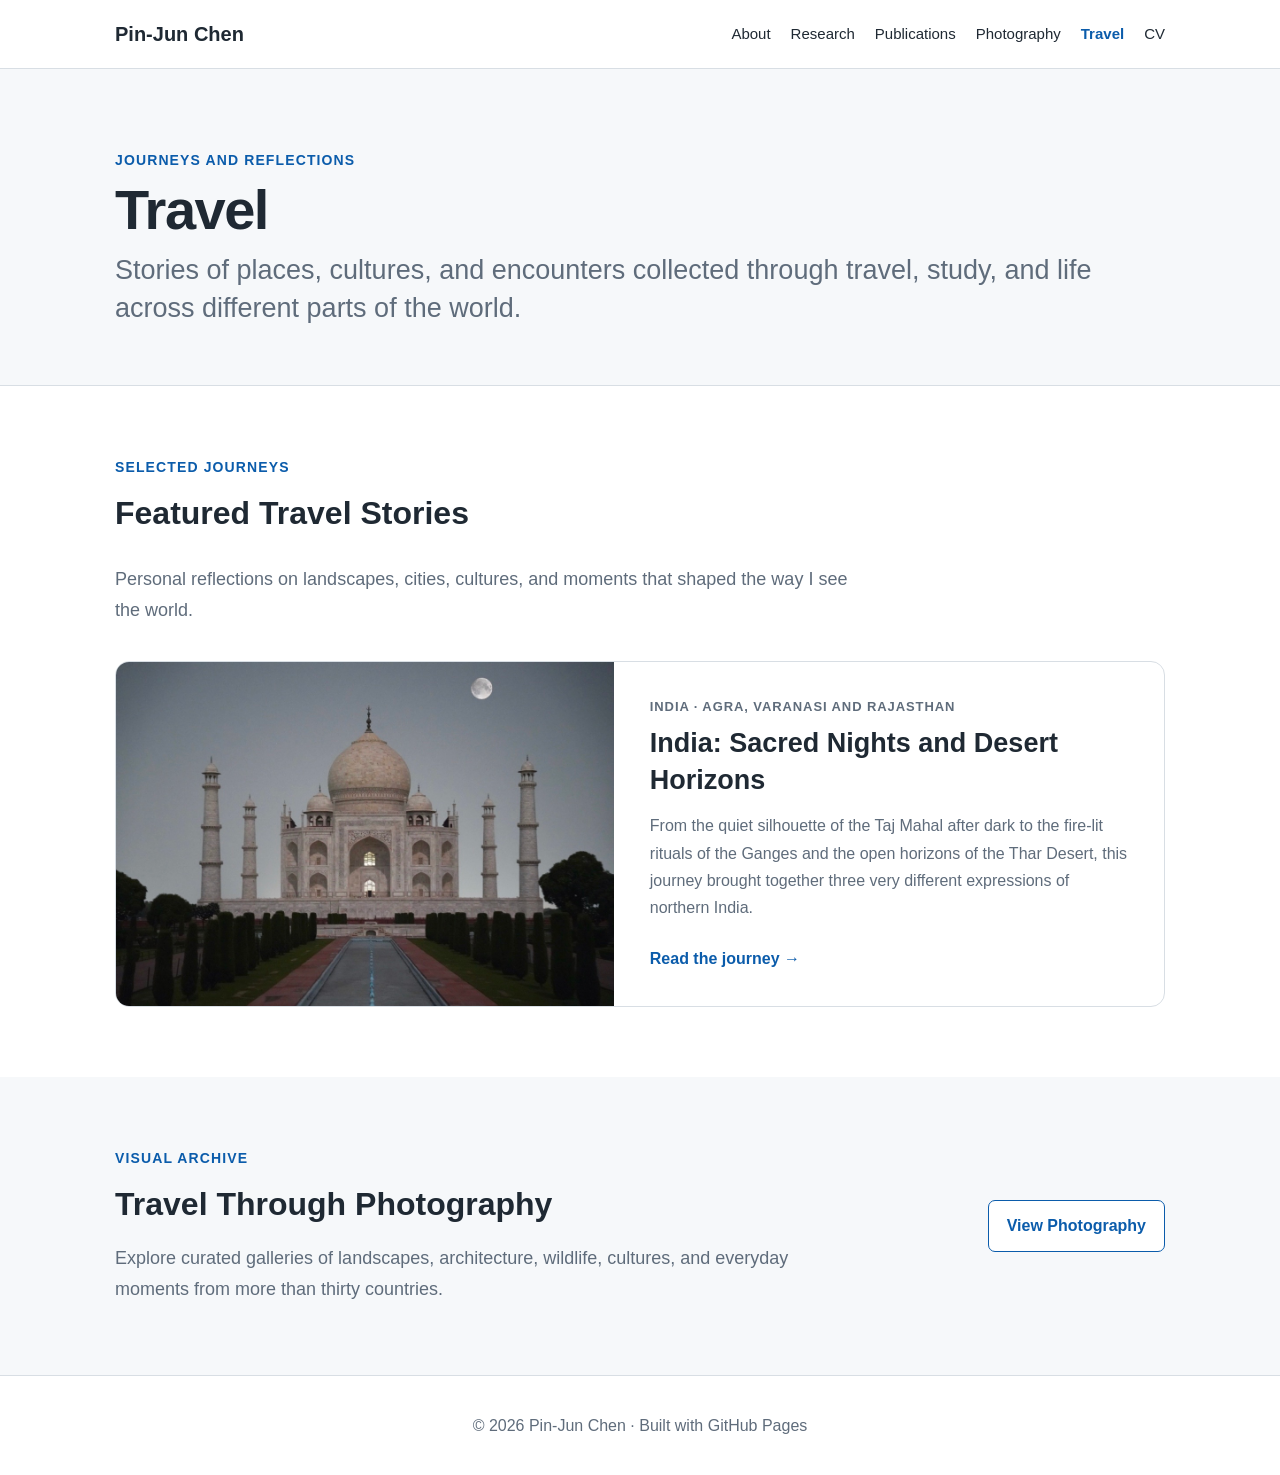
<file: travel.html>
<!DOCTYPE html>
<html lang="en">
<head>
  <meta charset="UTF-8">

  <meta
    name="viewport"
    content="width=device-width, initial-scale=1.0"
  >

  <meta
    name="description"
    content="Travel stories and reflections by Pin-Jun Chen, featuring places, cultures, landscapes, and personal experiences from around the world."
  >

  <title>Travel | Pin-Jun Chen</title>

  <link rel="stylesheet" href="assets/css/style.css">
</head>

<body>
  <header>
    <div class="container">
      <nav>
        <a class="site-name" href="index.html">
          Pin-Jun Chen
        </a>

        <div class="nav-links">
          <a href="about.html">About</a>
          <a href="research.html">Research</a>
          <a href="publications.html">Publications</a>
          <a href="photography.html">Photography</a>
          <a href="travel.html" aria-current="page">Travel</a>
          <a href="cv.html">CV</a>
        </div>
      </nav>
    </div>
  </header>

  <main>
    <section class="page-header">
      <div class="container">
        <p class="eyebrow">
          Journeys and Reflections
        </p>

        <h1>Travel</h1>

        <p class="subtitle">
          Stories of places, cultures, and encounters collected through
          travel, study, and life across different parts of the world.
        </p>
      </div>
    </section>

    <section>
      <div class="container">
        <div class="section-heading">
          <p class="eyebrow">
            Selected Journeys
          </p>

          <h2>Featured Travel Stories</h2>

          <p class="section-description">
            Personal reflections on landscapes, cities, cultures,
            and moments that shaped the way I see the world.
          </p>
        </div>

        <div class="travel-list">
          <a
            class="travel-card"
            href="travel/india.html"
          >
            <div class="travel-card-image">
              <img
                src="assets/images/photography/covers/india-cover.jpg"
                alt="Taj Mahal illuminated at night in Agra, India"
              >
            </div>

            <div class="travel-card-content">
              <p class="travel-meta">
                India · Agra, Varanasi and Rajasthan
              </p>

              <h2>
                India: Sacred Nights and Desert Horizons
              </h2>

              <p>
                From the quiet silhouette of the Taj Mahal after dark
                to the fire-lit rituals of the Ganges and the open
                horizons of the Thar Desert, this journey brought together
                three very different expressions of northern India.
              </p>

              <span class="text-link">
                Read the journey →
              </span>
            </div>
          </a>
        </div>
      </div>
    </section>

    <section class="alt">
      <div class="container travel-photography-callout">
        <div>
          <p class="eyebrow">
            Visual Archive
          </p>

          <h2>Travel Through Photography</h2>

          <p class="section-description">
            Explore curated galleries of landscapes, architecture,
            wildlife, cultures, and everyday moments from more than
            thirty countries.
          </p>
        </div>

        <div class="button-row">
          <a
            class="button secondary"
            href="photography.html"
          >
            View Photography
          </a>
        </div>
      </div>
    </section>
  </main>

  <footer>
    <div class="container">
      © 2026 Pin-Jun Chen · Built with GitHub Pages
    </div>
  </footer>
</body>
</html>
</file>
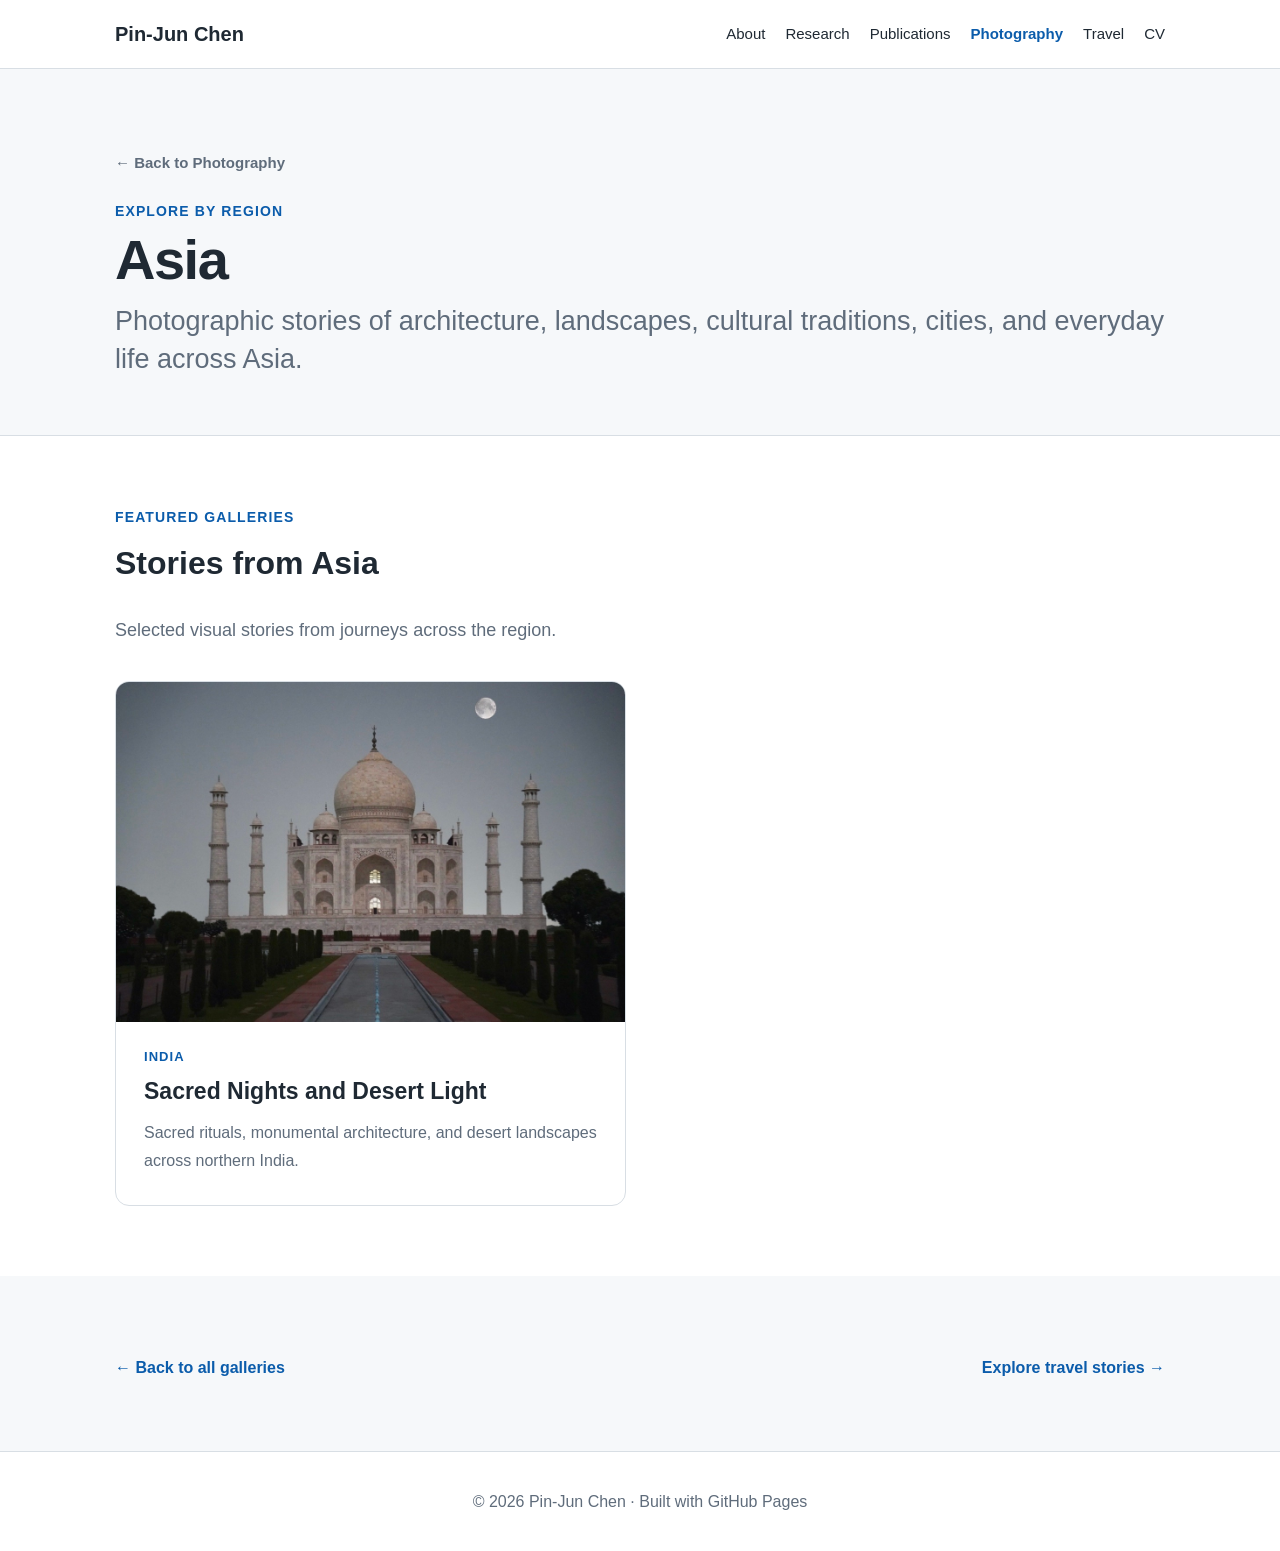
<file: photography/asia.html>
<!DOCTYPE html>
<html lang="en">
<head>
  <meta charset="UTF-8">

  <meta
    name="viewport"
    content="width=device-width, initial-scale=1.0"
  >

  <meta
    name="description"
    content="Photography from Asia by Pin-Jun Chen, featuring landscapes, cities, cultures, architecture, and travel stories."
  >

  <title>Asia Photography | Pin-Jun Chen</title>

  <link rel="stylesheet" href="../assets/css/style.css">
</head>

<body>
  <header>
    <div class="container">
      <nav>
        <a class="site-name" href="../index.html">
          Pin-Jun Chen
        </a>

        <div class="nav-links">
          <a href="../about.html">About</a>
          <a href="../research.html">Research</a>
          <a href="../publications.html">Publications</a>

          <a
            href="../photography.html"
            aria-current="page"
          >
            Photography
          </a>

          <a href="../travel.html">Travel</a>
          <a href="../cv.html">CV</a>
        </div>
      </nav>
    </div>
  </header>

  <main>
    <section class="page-header">
      <div class="container">
        <a
          class="gallery-back-link"
          href="../photography.html"
        >
          ← Back to Photography
        </a>

        <p class="eyebrow">
          Explore by Region
        </p>

        <h1>Asia</h1>

        <p class="subtitle">
          Photographic stories of architecture, landscapes,
          cultural traditions, cities, and everyday life across Asia.
        </p>
      </div>
    </section>

    <section>
      <div class="container">
        <div class="section-heading">
          <p class="eyebrow">Featured Galleries</p>

          <h2>Stories from Asia</h2>

          <p class="section-description">
            Selected visual stories from journeys across the region.
          </p>
        </div>

        <div class="gallery-grid">

          <article class="gallery-card">
            <a href="india.html">
              <img
                src="../assets/images/photography/covers/india-cover.jpg"
                alt="Taj Mahal beneath the evening moon in Agra, India"
              >

              <div class="gallery-card-content">
                <p class="gallery-meta">
                  India
                </p>

                <h3>Sacred Nights and Desert Light</h3>

                <p>
                  Sacred rituals, monumental architecture,
                  and desert landscapes across northern India.
                </p>
              </div>
            </a>
          </article>

        </div>
      </div>
    </section>

    <section class="alt">
      <div class="container gallery-navigation">
        <a
          class="text-link"
          href="../photography.html"
        >
          ← Back to all galleries
        </a>

        <a
          class="text-link"
          href="../travel.html"
        >
          Explore travel stories →
        </a>
      </div>
    </section>
  </main>

  <footer>
    <div class="container">
      © 2026 Pin-Jun Chen · Built with GitHub Pages
    </div>
  </footer>
</body>
</html>
</file>
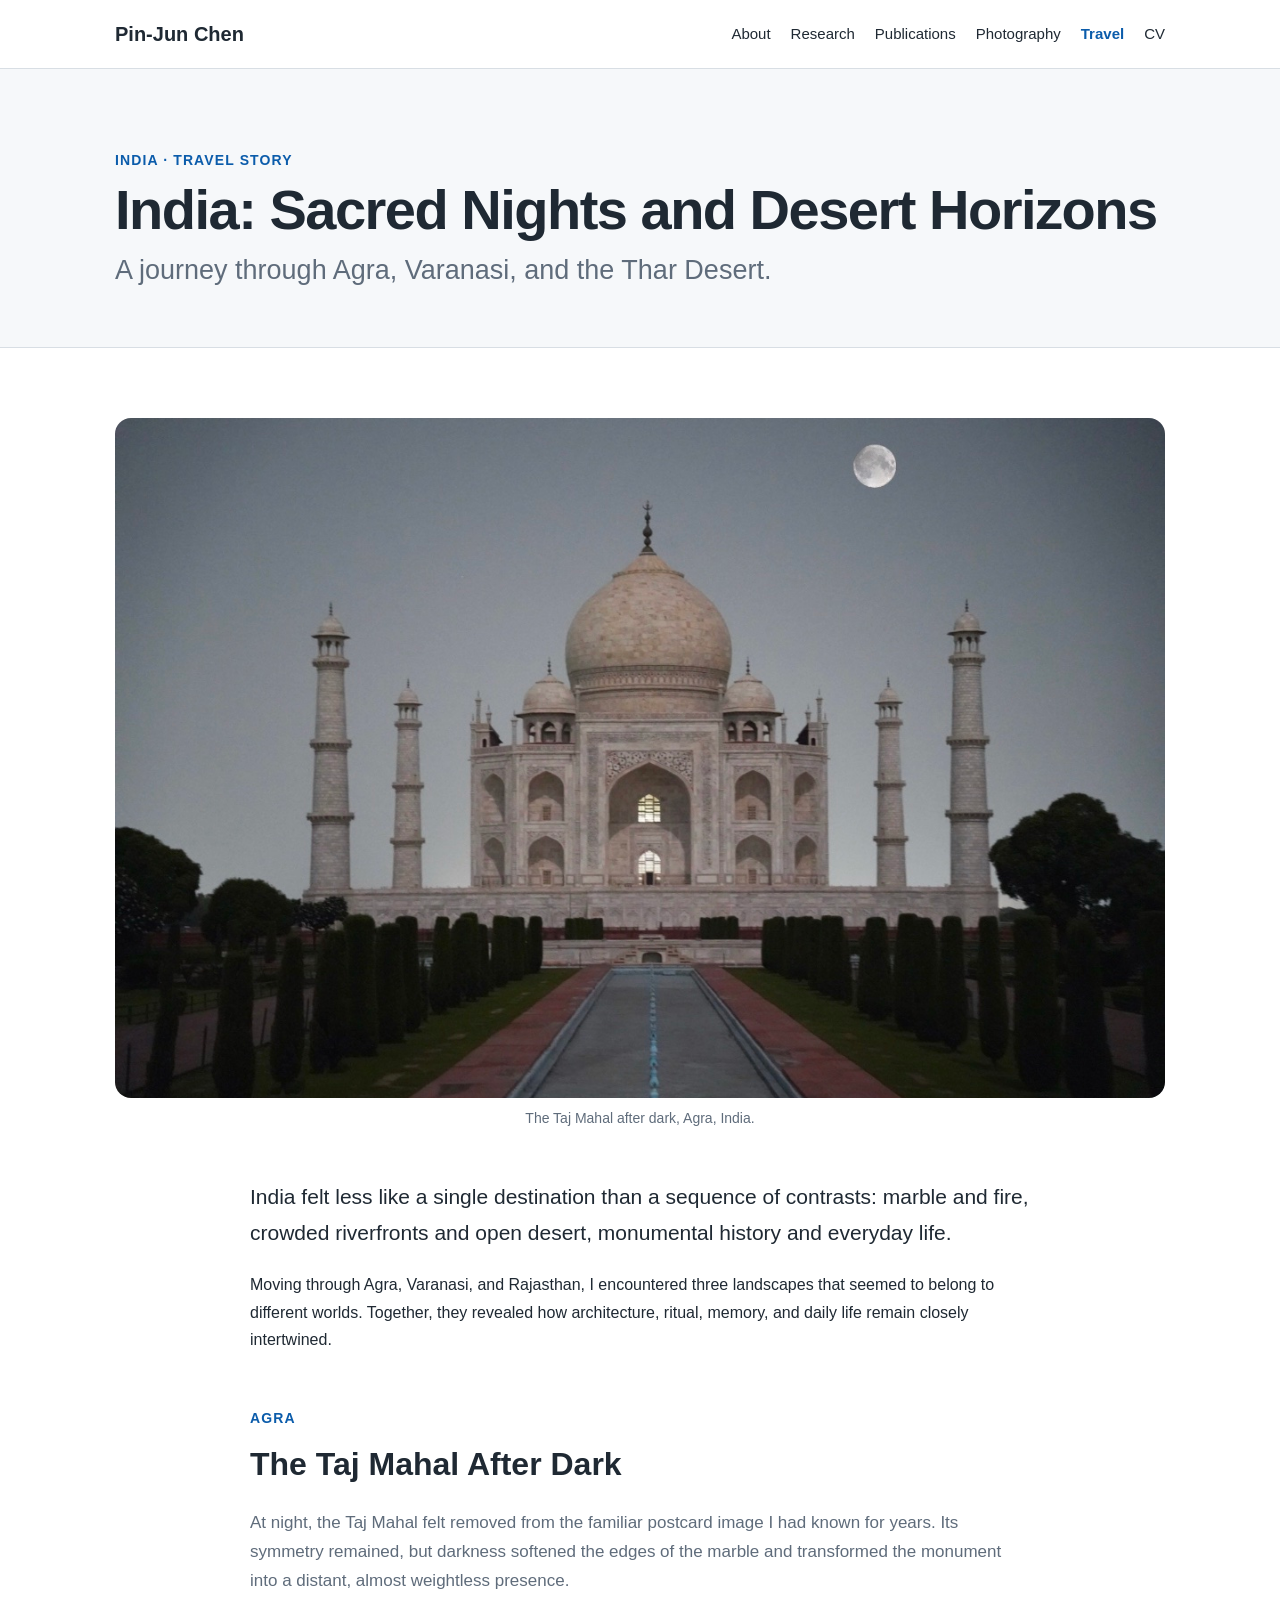
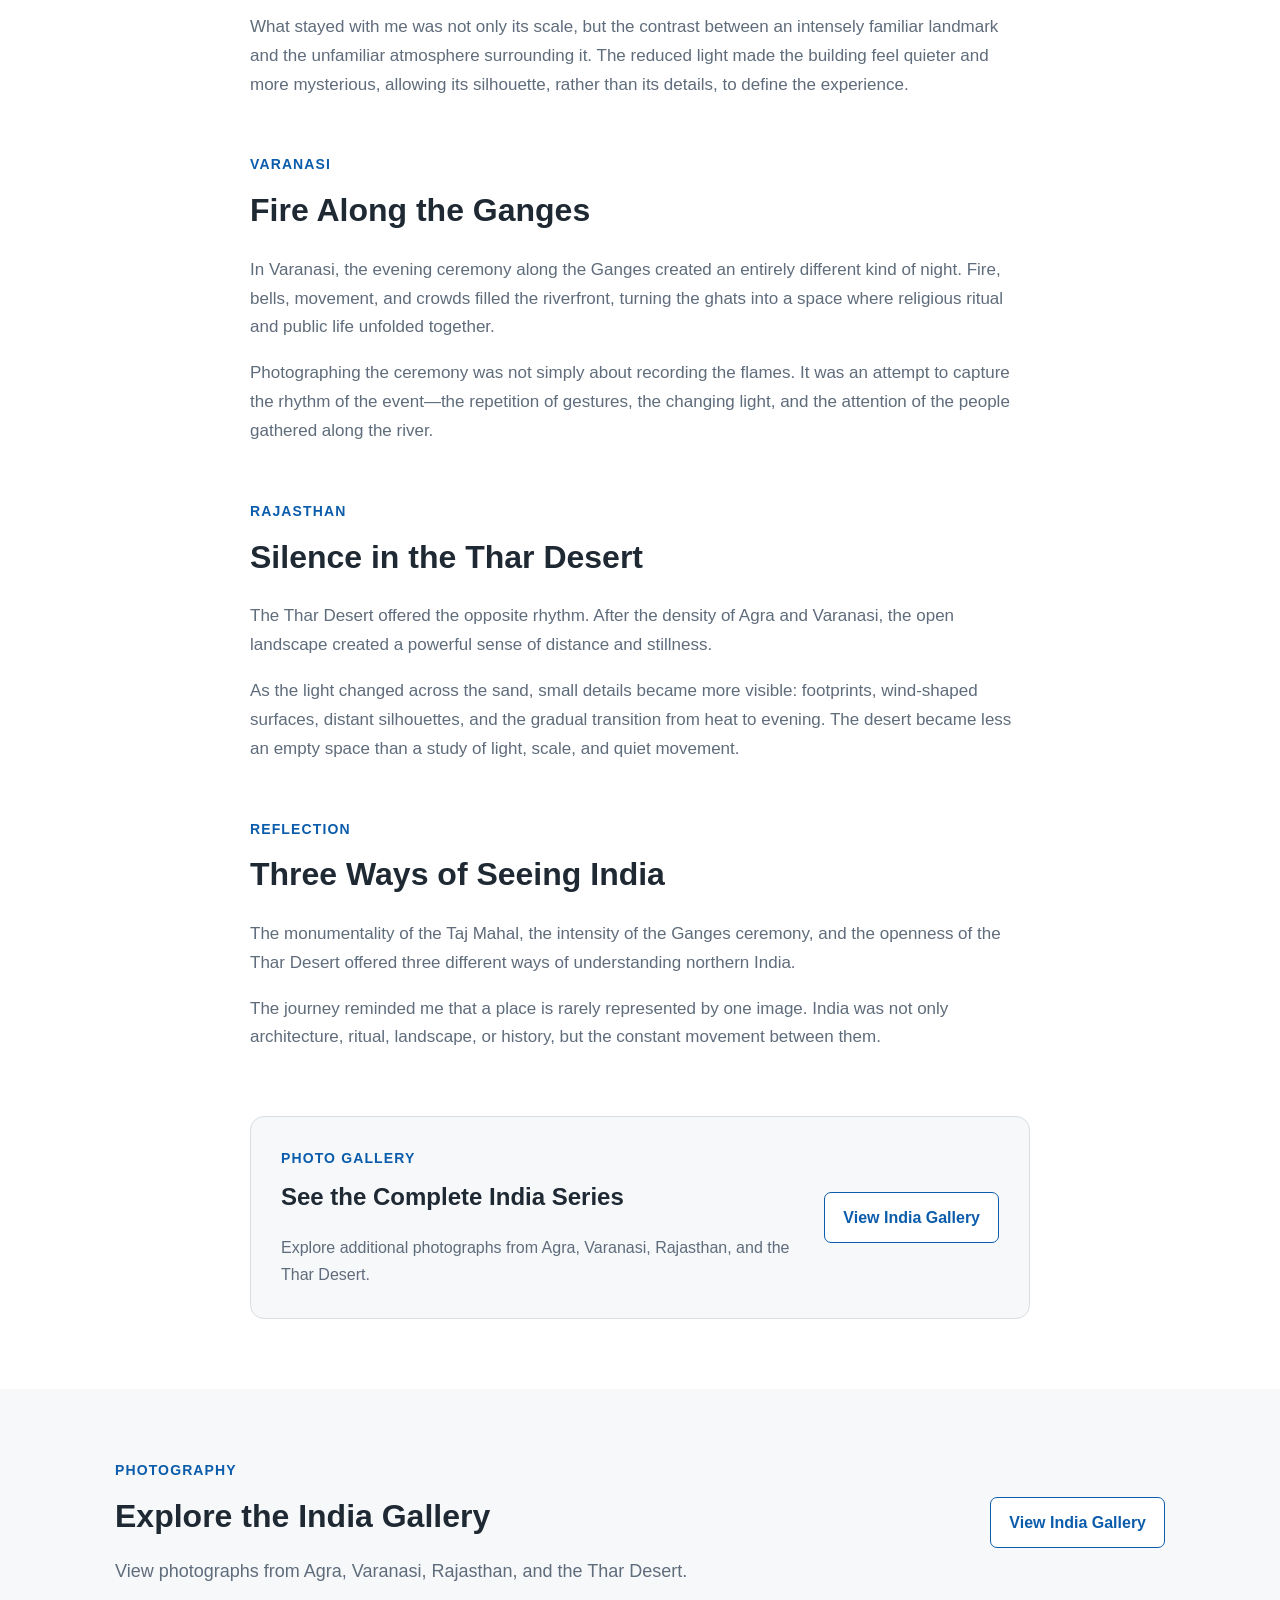
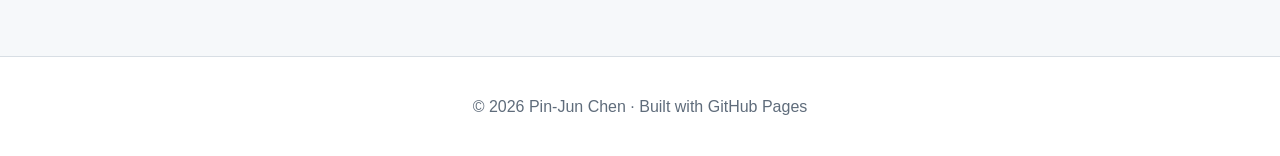
<file: travel/india.html>
<!DOCTYPE html>
<html lang="en">
<head>
  <meta charset="UTF-8">

  <meta
    name="viewport"
    content="width=device-width, initial-scale=1.0"
  >

  <meta
    name="description"
    content="A travel story through Agra, Varanasi, and the Thar Desert in India by Pin-Jun Chen."
  >

  <title>India | Travel | Pin-Jun Chen</title>

  <link rel="stylesheet" href="../assets/css/style.css">
</head>

<body>
  <header>
    <div class="container">
      <nav>
        <a class="site-name" href="../index.html">Pin-Jun Chen</a>

        <div class="nav-links">
          <a href="../about.html">About</a>
          <a href="../research.html">Research</a>
          <a href="../publications.html">Publications</a>
          <a href="../photography.html">Photography</a>
          <a href="../travel.html" aria-current="page">Travel</a>
          <a href="../cv.html">CV</a>
        </div>
      </nav>
    </div>
  </header>

  <main>
    <section class="page-header">
      <div class="container">
        <p class="eyebrow">
          India · Travel Story
        </p>

        <h1>India: Sacred Nights and Desert Horizons</h1>

        <p class="subtitle">
          A journey through Agra, Varanasi, and the Thar Desert.
        </p>
      </div>
    </section>

    <section>
      <div class="container">
        <figure class="story-hero">
          <img
            src="../assets/images/photography/covers/india-cover.jpg"
            alt="Taj Mahal illuminated at night in Agra, India"
          >

          <figcaption>
            The Taj Mahal after dark, Agra, India.
          </figcaption>
        </figure>

        <article class="travel-article">
          <p class="travel-lead">
            India felt less like a single destination than a sequence
            of contrasts: marble and fire, crowded riverfronts and open
            desert, monumental history and everyday life.
          </p>

          <p>
            Moving through Agra, Varanasi, and Rajasthan, I encountered
            three landscapes that seemed to belong to different worlds.
            Together, they revealed how architecture, ritual, memory,
            and daily life remain closely intertwined.
          </p>

          <section class="travel-story-section">
            <p class="eyebrow">Agra</p>

            <h2>The Taj Mahal After Dark</h2>

            <p>
              At night, the Taj Mahal felt removed from the familiar
              postcard image I had known for years. Its symmetry remained,
              but darkness softened the edges of the marble and transformed
              the monument into a distant, almost weightless presence.
            </p>

            <p>
              What stayed with me was not only its scale, but the contrast
              between an intensely familiar landmark and the unfamiliar
              atmosphere surrounding it. The reduced light made the building
              feel quieter and more mysterious, allowing its silhouette,
              rather than its details, to define the experience.
            </p>
          </section>

          <section class="travel-story-section">
            <p class="eyebrow">Varanasi</p>

            <h2>Fire Along the Ganges</h2>

            <p>
              In Varanasi, the evening ceremony along the Ganges created
              an entirely different kind of night. Fire, bells, movement,
              and crowds filled the riverfront, turning the ghats into
              a space where religious ritual and public life unfolded
              together.
            </p>

            <p>
              Photographing the ceremony was not simply about recording
              the flames. It was an attempt to capture the rhythm of the
              event—the repetition of gestures, the changing light, and
              the attention of the people gathered along the river.
            </p>
          </section>

          <section class="travel-story-section">
            <p class="eyebrow">Rajasthan</p>

            <h2>Silence in the Thar Desert</h2>

            <p>
              The Thar Desert offered the opposite rhythm. After the density
              of Agra and Varanasi, the open landscape created a powerful
              sense of distance and stillness.
            </p>

            <p>
              As the light changed across the sand, small details became
              more visible: footprints, wind-shaped surfaces, distant
              silhouettes, and the gradual transition from heat to evening.
              The desert became less an empty space than a study of light,
              scale, and quiet movement.
            </p>
          </section>

          <section class="travel-story-section">
            <p class="eyebrow">Reflection</p>

            <h2>Three Ways of Seeing India</h2>

            <p>
              The monumentality of the Taj Mahal, the intensity of the
              Ganges ceremony, and the openness of the Thar Desert offered
              three different ways of understanding northern India.
            </p>

            <p>
              The journey reminded me that a place is rarely represented
              by one image. India was not only architecture, ritual,
              landscape, or history, but the constant movement between them.
            </p>
          </section>

          <div class="story-callout">
            <div>
              <p class="eyebrow">Photo Gallery</p>

              <h2>See the Complete India Series</h2>

              <p>
                Explore additional photographs from Agra, Varanasi,
                Rajasthan, and the Thar Desert.
              </p>
            </div>

            <a
              class="button secondary"
              href="../photography/india.html"
            >
              View India Gallery
            </a>
          </div>
        </article>
      </div>
    </section>
    <section class="alt">
      <div class="container travel-photography-callout">
        <div>
          <p class="eyebrow">Photography</p>
    
          <h2>Explore the India Gallery</h2>
    
          <p class="section-description">
            View photographs from Agra, Varanasi, Rajasthan,
            and the Thar Desert.
          </p>
        </div>
    
        <div class="button-row">
          <a
            class="button secondary"
            href="../photography/india.html"
          >
            View India Gallery
          </a>
        </div>
      </div>
    </section>
  </main>

  <footer>
    <div class="container">
      © 2026 Pin-Jun Chen · Built with GitHub Pages
    </div>
  </footer>
</body>
</html>
</file>
<file: assets/css/style.css>
:root {
  --text: #1f2933;
  --muted: #5f6c7b;
  --background: #ffffff;
  --section-background: #f6f8fa;
  --border: #d8dee4;
  --accent: #0b5cab;
  --max-width: 1050px;
}

* {
  box-sizing: border-box;
}

html {
  scroll-behavior: smooth;
}

body {
  margin: 0;
  font-family:
    -apple-system,
    BlinkMacSystemFont,
    "Segoe UI",
    Roboto,
    Helvetica,
    Arial,
    sans-serif;
  color: var(--text);
  background: var(--background);
  line-height: 1.7;
}

a {
  color: var(--accent);
  text-decoration: none;
}

a:hover {
  text-decoration: underline;
}

.container {
  width: min(92%, var(--max-width));
  margin: 0 auto;
}

header {
  position: sticky;
  top: 0;
  z-index: 10;
  background: rgba(255, 255, 255, 0.96);
  border-bottom: 1px solid var(--border);
  backdrop-filter: blur(8px);
}

header nav {
  min-height: 68px;
  display: flex;
  align-items: center;
  justify-content: space-between;
  gap: 24px;
}

.site-name {
  color: var(--text);
  font-size: 20px;
  font-weight: 700;
}

.nav-links {
  display: flex;
  flex-wrap: wrap;
  gap: 20px;
}

.nav-links a {
  color: var(--text);
  font-size: 15px;
}

.hero {
  padding: 100px 0 80px;
}

.hero-grid {
  display: grid;
  grid-template-columns: 1.35fr 1fr;
  align-items: center;
  gap: 48px;
}

h1 {
  margin: 0 0 12px;
  font-size: clamp(42px, 7vw, 68px);
  line-height: 1.1;
  letter-spacing: -1.5px;
}

.subtitle {
  margin: 0 0 12px;
  color: var(--muted);
  font-size: clamp(20px, 3vw, 27px);
  line-height: 1.4;
}

.affiliation {
  margin-bottom: 24px;
  font-size: 17px;
}

.research-line {
  margin-bottom: 30px;
  font-weight: 600;
}

.button-row {
  display: flex;
  flex-wrap: wrap;
  gap: 12px;
}

.button {
  display: inline-block;
  padding: 11px 18px;
  border: 1px solid var(--accent);
  border-radius: 7px;
  font-weight: 600;
}

.button.primary {
  color: white;
  background: var(--accent);
}

.button.secondary {
  color: var(--accent);
  background: white;
}

.button {
  transition:
    transform 0.2s ease,
    background-color 0.2s ease,
    box-shadow 0.2s ease;
}

.button:hover {
  text-decoration: none;
  transform: translateY(-1px);
  box-shadow: 0 8px 18px rgba(31, 41, 51, 0.08);
}

.button.primary:hover {
  background: #094d91;
}

.profile-photo-wrapper {
  width: 100%;
  display: flex;
  justify-content: center;
  align-items: center;
}

.profile-photo {
  display: block;
  width: 100%;
  max-width: 340px;
  aspect-ratio: 4 / 5;
  object-fit: cover;
  object-position: center top;
  border: 1px solid var(--border);
  border-radius: 16px;
  margin: 0 auto;
  box-shadow: 0 18px 45px rgba(31, 41, 51, 0.12);
}

section {
  padding: 70px 0;
}

section.alt {
  background: var(--section-background);
}

.page-header {
  padding: 80px 0 45px;
  background: var(--section-background);
  border-bottom: 1px solid var(--border);
}

.page-header h1 {
  font-size: clamp(38px, 6vw, 56px);
}

h2 {
  margin-top: 0;
  margin-bottom: 24px;
  font-size: 32px;
}

.intro {
  max-width: 760px;
  font-size: 18px;
}

.cards {
  display: grid;
  grid-template-columns: repeat(3, 1fr);
  gap: 22px;
}

.card {
  padding: 26px;
  background: white;
  border: 1px solid var(--border);
  border-radius: 12px;
  transition:
    transform 0.2s ease,
    box-shadow 0.2s ease;
}

.card:hover {
  transform: translateY(-2px);
  box-shadow: 0 12px 28px rgba(31, 41, 51, 0.07);
}

.card h3 {
  margin-top: 0;
  margin-bottom: 12px;
}

.card p {
  margin-bottom: 0;
  color: var(--muted);
}

.content {
  max-width: 800px;
}

.content h2 {
  margin-top: 48px;
}

.content li {
  margin-bottom: 8px;
}

.research-project {
  margin-bottom: 28px;
  padding: 28px;
  background: var(--section-background);
  border: 1px solid var(--border);
  border-radius: 12px;
}

.research-project h3 {
  margin-top: 0;
  margin-bottom: 12px;
  font-size: 23px;
}

.research-project p:last-child {
  margin-bottom: 0;
}

.research-links {
  margin-top: 60px;
  padding-top: 36px;
  border-top: 1px solid var(--border);
}

.publication-list {
  margin-top: 30px;
}

.publication-item {
  margin-bottom: 28px;
  padding: 28px;
  background: var(--section-background);
  border: 1px solid var(--border);
  border-radius: 12px;
}

.publication-item h3 {
  margin: 6px 0 10px;
  font-size: 22px;
  line-height: 1.45;
}

.publication-type {
  margin: 0;
  color: var(--accent);
  font-size: 14px;
  font-weight: 700;
  text-transform: uppercase;
  letter-spacing: 0.04em;
}

.publication-authors {
  margin-bottom: 8px;
}

.publication-venue {
  margin-bottom: 14px;
  color: var(--muted);
  font-style: italic;
}

.publication-links {
  display: flex;
  flex-wrap: wrap;
  gap: 16px;
}

.publication-links a {
  font-weight: 600;
}

.section-heading {
  max-width: 760px;
  margin-bottom: 36px;
}

.eyebrow {
  margin: 0 0 6px;
  color: var(--accent);
  font-size: 14px;
  font-weight: 700;
  letter-spacing: 0.08em;
  text-transform: uppercase;
}

.section-description {
  margin: 0;
  color: var(--muted);
  font-size: 18px;
}

.subsection-heading {
  margin-top: 52px;
  margin-bottom: 24px;
}

.subsection-heading h3 {
  margin: 0 0 6px;
  font-size: 24px;
}

.subsection-heading p {
  margin: 0;
  color: var(--muted);
}
.timeline-grid,
.compact-grid {
  display: grid;
  grid-template-columns: 1fr;
}

.timeline-grid {
  gap: 20px;
}

.compact-grid {
  gap: 14px;
}

.timeline-card,
.compact-card {
  display: grid;
  grid-template-columns: 94px minmax(0, 1fr);
  gap: 24px;
  align-items: center;
  background: var(--background);
  border: 1px solid var(--border);
  border-radius: 14px;
  transition:
    transform 0.2s ease,
    box-shadow 0.2s ease;
}

.timeline-card {
  padding: 26px 30px;
}

.compact-card {
  grid-template-columns: 76px minmax(0, 1fr);
  padding: 20px 24px;
}

.timeline-card:hover,
.compact-card:hover {
  transform: translateY(-2px);
  box-shadow: 0 12px 28px rgba(31, 41, 51, 0.08);
}

.logo-box {
  width: 86px;
  height: 86px;
  display: flex;
  align-items: center;
  justify-content: center;
  padding: 6px;
  overflow: hidden;
  background: white;
  border: 1px solid var(--border);
  border-radius: 12px;
}

.compact-card .logo-box {
  width: 76px;
  height: 76px;
  padding: 5px;
}

.logo-box img {
  display: block;
  width: 100%;
  height: 100%;
  object-fit: contain;
  object-position: center;
  transform: scale(1.05);
}

.timeline-content {
  min-width: 0;
}

.timeline-topline {
  display: flex;
  justify-content: space-between;
  align-items: flex-start;
  gap: 18px;
}

.timeline-topline h3 {
  margin: 0;
  font-size: 20px;
  line-height: 1.4;
  overflow-wrap: anywhere;
}

.timeline-date {
  flex-shrink: 0;
  color: var(--muted);
  font-size: 15px;
  font-weight: 600;
  white-space: nowrap;
}

.timeline-role {
  margin: 6px 0 0;
  color: var(--accent);
  font-weight: 600;
}

.timeline-location {
  margin: 2px 0 6px;
  color: var(--muted);
  font-size: 14px;
}

.timeline-description {
  margin: 0;
  color: var(--muted);
}

.cv-callout {
  display: flex;
  justify-content: space-between;
  align-items: center;
  gap: 40px;
}

.cv-callout h2 {
  margin-bottom: 12px;
}

.cv-callout .section-description {
  max-width: 680px;
}

.cv-callout .button-row {
  flex-shrink: 0;
}

@media (max-width: 800px) {
  .cv-callout {
    align-items: flex-start;
    flex-direction: column;
    gap: 24px;
  }
}

.skills-grid {
  display: grid;
  grid-template-columns: repeat(2, minmax(0, 1fr));
  gap: 20px;
}

.skill-group {
  padding: 26px;
  background: var(--background);
  border: 1px solid var(--border);
  border-radius: 14px;
}

.skill-group h3 {
  margin: 0 0 16px;
  font-size: 20px;
}

.skill-tags {
  display: flex;
  flex-wrap: wrap;
  gap: 10px;
}

.skill-tags span {
  display: inline-block;
  padding: 6px 11px;
  color: var(--accent);
  background: #eef6ff;
  border: 1px solid #cfe3f7;
  border-radius: 999px;
  font-size: 14px;
  font-weight: 600;
}

@media (max-width: 800px) {
  .skills-grid {
    grid-template-columns: 1fr;
  }
}

.language-list {
  max-width: 760px;
  border-top: 1px solid var(--border);
}

.language-item {
  display: flex;
  justify-content: space-between;
  gap: 24px;
  padding: 16px 0;
  border-bottom: 1px solid var(--border);
}

.language-name {
  font-weight: 650;
}

.language-level {
  color: var(--muted);
  text-align: right;
}

@media (max-width: 650px) {
  .language-item {
    flex-direction: column;
    gap: 2px;
  }

  .language-level {
    text-align: left;
  }
}

.honors-list {
  display: grid;
  gap: 14px;
}

.honor-item {
  display: grid;
  grid-template-columns: 80px minmax(0, 1fr);
  gap: 22px;
  align-items: start;
  padding: 22px 26px;
  background: var(--background);
  border: 1px solid var(--border);
  border-radius: 12px;
}

.honor-year {
  color: var(--accent);
  font-size: 17px;
  font-weight: 700;
}

.honor-item h3 {
  margin: 0 0 3px;
  font-size: 19px;
  line-height: 1.4;
}

.honor-item p {
  margin: 0;
  color: var(--muted);
}

.section-action {
  margin-top: 26px;
}

@media (max-width: 650px) {
  .honor-item {
    grid-template-columns: 1fr;
    gap: 4px;
    padding: 20px;
  }
}

.news-list {
  max-width: 900px;
  border-top: 1px solid var(--border);
}

.news-item {
  display: grid;
  grid-template-columns: 110px minmax(0, 1fr);
  gap: 24px;
  padding: 18px 0;
  border-bottom: 1px solid var(--border);
}

.news-item time {
  color: var(--accent);
  font-size: 15px;
  font-weight: 700;
}

.news-item p {
  margin: 0;
}

@media (max-width: 650px) {
  .news-item {
    grid-template-columns: 1fr;
    gap: 3px;
  }
}

.gallery-grid {
  display: grid;
  grid-template-columns: repeat(2, minmax(0, 1fr));
  gap: 28px;
  align-items: start;
}

.gallery-card {
  overflow: hidden;
  background: var(--background);
  border: 1px solid var(--border);
  border-radius: 14px;
  transition:
    transform 0.25s ease,
    box-shadow 0.25s ease;
}

.gallery-card:hover {
  transform: translateY(-3px);
  box-shadow: 0 14px 32px rgba(31, 41, 51, 0.1);
}

.gallery-card a {
  display: flex;
  flex-direction: column;
  color: var(--text);
}

.gallery-card a:hover {
  text-decoration: none;
}

.gallery-card img {
  display: block;
  width: 100%;
  aspect-ratio: 3 / 2;
  object-fit: cover;
  object-position: center;
  transition: transform 0.35s ease;
}

.gallery-card:hover img {
  transform: scale(1.025);
}

.gallery-card-content {
  display: flex;
  flex: 1;
  flex-direction: column;
  justify-content: flex-start;
  padding: 24px 28px 30px;
}

.gallery-meta {
  margin: 0 0 8px;
  color: var(--accent);
  font-size: 13px;
  font-weight: 700;
  letter-spacing: 0.08em;
  text-transform: uppercase;
}

.gallery-card-content h3 {
  margin: 0 0 12px;
  font-size: 23px;
  line-height: 1.35;
}

.gallery-card-content p:last-child {
  margin: 0;
  color: var(--muted);
  line-height: 1.75;
}

.gallery-card img.photo-focus-top {
  object-position: center top;
}

.gallery-card img.photo-focus-left {
  object-position: left center;
}

.gallery-card img.photo-focus-right {
  object-position: right center;
}

.region-grid {
  display: grid;
  grid-template-columns: repeat(4, minmax(0, 1fr));
  gap: 18px;
}

.region-card {
  display: flex;
  align-items: center;
  justify-content: center;
  min-height: 110px;
  padding: 20px;
  color: var(--text);
  background: var(--background);
  border: 1px solid var(--border);
  border-radius: 12px;
  font-size: 18px;
  font-weight: 700;
  text-align: center;
  transition:
    transform 0.2s ease,
    box-shadow 0.2s ease;
}

.region-card:hover {
  text-decoration: none;
  transform: translateY(-2px);
  box-shadow: 0 10px 24px rgba(31, 41, 51, 0.08);
}

@media (max-width: 800px) {
  .gallery-grid {
    grid-template-columns: 1fr;
  }

  .region-grid {
    grid-template-columns: repeat(2, minmax(0, 1fr));
  }
}

@media (max-width: 500px) {
  .region-grid {
    grid-template-columns: 1fr;
  }
}

.travel-list {
  display: grid;
  gap: 30px;
}

.travel-card {
  display: grid;
  grid-template-columns:
    minmax(280px, 0.95fr)
    minmax(0, 1.05fr);
  overflow: hidden;
  color: var(--text);
  background: var(--background);
  border: 1px solid var(--border);
  border-radius: 14px;
  transition:
    transform 0.25s ease,
    box-shadow 0.25s ease;
}

.travel-card:hover {
  text-decoration: none;
  transform: translateY(-3px);
  box-shadow: 0 14px 32px rgba(31, 41, 51, 0.1);
}

.travel-card-image {
  min-height: 330px;
  overflow: hidden;
}

.travel-card-image img {
  display: block;
  width: 100%;
  height: 100%;
  min-height: 330px;
  object-fit: cover;
  object-position: center;
  transition: transform 0.4s ease;
}

.travel-card:hover .travel-card-image img {
  transform: scale(1.025);
}

.travel-card-content {
  display: flex;
  flex-direction: column;
  justify-content: center;
  padding: 34px 36px;
}

.travel-meta {
  margin: 0 0 7px;
  color: var(--accent);
  font-size: 13px;
  font-weight: 700;
  letter-spacing: 0.07em;
  text-transform: uppercase;
}

.travel-card-content h2 {
  margin: 0 0 14px;
  font-size: 27px;
  line-height: 1.35;
}

.travel-card-content p {
  margin-top: 0;
  color: var(--muted);
}

.text-link {
  margin-top: 8px;
  color: var(--accent);
  font-weight: 700;
}

.travel-photography-callout {
  display: flex;
  justify-content: space-between;
  align-items: center;
  gap: 40px;
}

.travel-photography-callout h2 {
  margin-bottom: 12px;
}

.travel-photography-callout .section-description {
  max-width: 680px;
}

.travel-photography-callout .button-row {
  flex-shrink: 0;
}

.nav-links a[aria-current="page"] {
  color: var(--accent);
  font-weight: 700;
}

@media (max-width: 800px) {
  .travel-card {
    grid-template-columns: 1fr;
  }

  .travel-card-image,
  .travel-card-image img {
    min-height: 0;
  }

  .travel-card-image img {
    aspect-ratio: 16 / 9;
  }

  .travel-card-content {
    padding: 26px;
  }

  .travel-photography-callout {
    align-items: flex-start;
    flex-direction: column;
    gap: 24px;
  }
}

.story-hero {
  max-width: 1050px;
  margin: 0 auto 48px;
}

.story-hero img {
  display: block;
  width: 100%;
  max-height: 680px;
  object-fit: cover;
  border-radius: 16px;
}

.story-hero figcaption {
  margin-top: 9px;
  color: var(--muted);
  font-size: 14px;
  text-align: center;
}

.travel-article {
  max-width: 780px;
  margin: 0 auto;
}

.travel-lead {
  margin-top: 0;
  color: var(--text);
  font-size: 21px;
  line-height: 1.7;
}

.travel-story-section {
  padding: 0;
  margin-top: 54px;
}

.travel-story-section h2 {
  margin-bottom: 18px;
}

.travel-story-section p:not(.eyebrow) {
  color: var(--muted);
  font-size: 17px;
}

.story-callout {
  display: flex;
  justify-content: space-between;
  align-items: center;
  gap: 32px;
  margin-top: 64px;
  padding: 30px;
  background: var(--section-background);
  border: 1px solid var(--border);
  border-radius: 14px;
}

.story-callout h2 {
  margin-bottom: 8px;
  font-size: 24px;
}

.story-callout p:last-child {
  margin-bottom: 0;
  color: var(--muted);
}

.story-callout .button {
  flex-shrink: 0;
}

@media (max-width: 650px) {
  .story-hero {
    margin-bottom: 34px;
  }

  .story-hero img {
    border-radius: 12px;
  }

  .travel-lead {
    font-size: 19px;
  }

  .story-callout {
    align-items: flex-start;
    flex-direction: column;
    padding: 24px;
  }
}

.travel-story-callout {
  display: grid;
  grid-template-columns: minmax(0, 1fr) auto;
  gap: 48px;
  align-items: center;
  padding: 38px 42px;
  background: var(--background);
  border: 1px solid var(--border);
  border-radius: 16px;
  box-shadow: 0 12px 30px rgba(31, 41, 51, 0.06);
}

.travel-story-callout-content {
  min-width: 0;
  max-width: 700px;
}

.travel-story-callout-content .eyebrow {
  margin-bottom: 10px;
}

.travel-story-callout-content h2 {
  max-width: 620px;
  margin: 0 0 14px;
  font-size: clamp(30px, 4vw, 44px);
  line-height: 1.18;
  letter-spacing: -0.02em;
}

.travel-story-callout-content p {
  max-width: 650px;
  margin: 0;
  color: var(--muted);
  font-size: 17px;
  line-height: 1.8;
}

.travel-story-callout-action {
  display: flex;
  align-items: center;
  justify-content: flex-end;
}

.travel-story-callout-action .button {
  flex-shrink: 0;
  padding: 14px 24px;
  white-space: nowrap;
}

@media (max-width: 800px) {
  .travel-story-callout {
    grid-template-columns: 1fr;
    gap: 24px;
    padding: 30px 26px;
  }

  .travel-story-callout-content h2 {
    max-width: none;
    font-size: clamp(29px, 8vw, 40px);
  }

  .travel-story-callout-content p {
    max-width: none;
  }

  .travel-story-callout-action {
    justify-content: flex-start;
  }
}

.gallery-back-link {
  display: inline-block;
  margin-bottom: 24px;
  color: var(--muted);
  font-size: 15px;
  font-weight: 600;
}

.gallery-back-link:hover {
  color: var(--accent);
  text-decoration: none;
}

.photo-series-hero {
  max-width: 900px;
  margin: 0 auto 42px;
}

.photo-series-hero img {
  display: block;
  width: 100%;
  height: 520px;
  max-width: 100%;
  object-fit: cover;
  object-position: center;
  border-radius: 16px;
}

.photo-series-hero figcaption {
  margin-top: 10px;
  color: var(--muted);
  font-size: 14px;
  text-align: center;
}

.photo-series-hero img.photo-focus-top,
.photo-gallery-item img.photo-focus-top {
  object-position: center top;
}

.photo-series-hero img.photo-focus-bottom,
.photo-gallery-item img.photo-focus-bottom {
  object-position: center bottom;
}

.photo-series-hero img.photo-focus-left,
.photo-gallery-item img.photo-focus-left {
  object-position: left center;
}

.photo-series-hero img.photo-focus-right,
.photo-gallery-item img.photo-focus-right {
  object-position: right center;
}

.photo-gallery-item.show-full img,
.photo-series-hero.show-full img {
  width: 100%;
  height: auto;
  max-height: 720px;
  object-fit: contain;
  object-position: center;
  background: var(--section-background);
}

.photo-gallery-item.portrait-photo {
  max-width: 440px;
  margin-right: auto;
  margin-left: auto;
}

.photo-gallery-item.portrait-photo img {
  width: 100%;
  height: auto;
  max-height: 720px;
  object-fit: contain;
  background: var(--section-background);
}

.gallery-page-intro {
  max-width: 780px;
  margin: 0 auto;
}

.gallery-page-intro p {
  color: var(--muted);
  font-size: 18px;
  line-height: 1.85;
}

.gallery-page-intro p:first-child {
  margin-top: 0;
  color: var(--text);
  font-size: 20px;
}

.photo-gallery-grid {
  display: grid;
  grid-template-columns: repeat(2, minmax(0, 1fr));
  gap: 24px;
  max-width: 900px;
  margin: 0 auto;
}

.photo-gallery-item {
  min-width: 0;
  margin: 0;
  overflow: hidden;
}

.photo-gallery-item.photo-wide {
  grid-column: 1 / -1;
}

.photo-gallery-item img {
  display: block;
  width: 100%;
  max-width: 100%;
  height: 300px;
  object-fit: cover;
  object-position: center;
  border-radius: 12px;
}

.photo-gallery-item.photo-wide img {
  height: 480px;
}

.photo-gallery-item figcaption {
  margin-top: 8px;
  color: var(--muted);
  font-size: 14px;
}

.gallery-navigation {
  display: flex;
  justify-content: space-between;
  align-items: center;
  gap: 24px;
}

@media (max-width: 800px) {
  .photo-series-hero img {
    border-radius: 12px;
  }

  .photo-gallery-grid {
    grid-template-columns: 1fr;
  }

  .photo-gallery-item.photo-wide {
    grid-column: auto;
  }

  .photo-gallery-item.photo-wide img,
  .photo-gallery-item img {
    aspect-ratio: 3 / 2;
  }

  .gallery-navigation {
    align-items: flex-start;
    flex-direction: column;
    gap: 10px;
  }
}

.gallery-breadcrumb {
  display: flex;
  flex-wrap: wrap;
  align-items: center;
  gap: 8px;
  margin-bottom: 24px;
  color: var(--muted);
  font-size: 15px;
}

.gallery-breadcrumb a {
  color: var(--muted);
  font-weight: 600;
}

.gallery-breadcrumb a:hover {
  color: var(--accent);
  text-decoration: none;
}

.gallery-breadcrumb span:last-child {
  color: var(--text);
  font-weight: 600;
}


.portrait-feature.reverse {
  grid-template-columns: minmax(0, 1fr) 300px;
}

.portrait-feature.reverse .portrait-feature-image {
  order: 2;
}

.portrait-feature.reverse .portrait-feature-content {
  order: 1;
}


.portrait-feature.reverse .portrait-feature-image {
  justify-self: end;
}

.portrait-feature-image img {
  display: block;
  width: 300px;
  height: 438px;
  max-width: 100%;
  object-fit: cover;
  object-position: center;
  border-radius: 12px;
}

.portrait-feature-image figcaption {
  display: block;
  margin-top: 8px;
  color: var(--muted);
  font-size: 14px;
  line-height: 1.5;
}

.portrait-feature-content h3 {
  margin: 0 0 14px;
  font-size: 27px;
  line-height: 1.35;
}

.portrait-feature-content p:not(.eyebrow) {
  margin: 0;
  color: var(--muted);
  font-size: 17px;
  line-height: 1.8;
}

.portrait-section {
  padding: 64px 0;
}

.portrait-story {
  display: grid;
  grid-template-columns: minmax(260px, 340px) minmax(0, 1fr);
  gap: 56px;
  align-items: start;
  max-width: 920px;
  margin: 0 auto;
}

.portrait-story-image {
  width: 100%;
  margin: 0;
}

.portrait-story-image img {
  display: block;
  width: 100%;
  aspect-ratio: 2 / 3;
  object-fit: cover;
  object-position: center;
  border-radius: 12px;
}

.portrait-story-image figcaption {
  margin-top: 9px;
  color: var(--muted);
  font-size: 14px;
  line-height: 1.5;
}

.portrait-story-content {
  padding-top: 8px;
}

.portrait-story-content .eyebrow {
  margin-bottom: 10px;
}

.portrait-story-content h2 {
  margin: 0 0 18px;
  font-size: clamp(32px, 4vw, 44px);
  line-height: 1.2;
  letter-spacing: -0.02em;
}

.portrait-story-lead {
  max-width: 600px;
  margin: 0;
  color: var(--muted);
  font-size: 19px;
  line-height: 1.8;
}

.portrait-story-divider {
  width: 52px;
  height: 2px;
  margin: 28px 0;
  background: var(--accent);
}

.portrait-story-content h3 {
  margin: 0 0 12px;
  font-size: 25px;
  line-height: 1.35;
}

.portrait-story-content p:not(.eyebrow):not(.portrait-story-lead) {
  max-width: 580px;
  margin: 0;
  color: var(--muted);
  font-size: 17px;
  line-height: 1.85;
}

@media (max-width: 800px) {
  .portrait-section {
    padding: 50px 0;
  }

  .portrait-story {
    grid-template-columns: 1fr;
    gap: 30px;
  }

  .portrait-story-image {
    width: min(100%, 320px);
    margin: 0 auto;
  }

  .portrait-story-content {
    padding-top: 0;
  }

  .portrait-story-content h2 {
    font-size: clamp(30px, 8vw, 40px);
  }
}

@media (max-width: 800px) {
  .portrait-feature,
  .portrait-feature.reverse {
    grid-template-columns: 1fr;
    gap: 24px;
  }

  .portrait-feature-image,
  .portrait-feature.reverse .portrait-feature-image {
    order: initial;
    width: min(100%, 300px);
    justify-self: center;
  }

  .portrait-feature-image img {
    width: 100%;
    height: auto;
    aspect-ratio: 300 / 438;
  }

  .portrait-feature-content,
  .portrait-feature.reverse .portrait-feature-content {
    order: initial;
    max-width: 600px;
    margin: 0 auto;
  }
}

footer {
  padding: 36px 0;
  color: var(--muted);
  text-align: center;
  border-top: 1px solid var(--border);
}

@media (max-width: 800px) {
  header nav {
    padding: 14px 0;
    align-items: flex-start;
    flex-direction: column;
    gap: 10px;
  }
  .nav-links {
    gap: 12px 16px;
  }

  .hero {
    padding-top: 65px;
  }

  .hero-grid {
    grid-template-columns: 1fr;
    gap: 36px;
  }

  .cards {
    grid-template-columns: 1fr;
  }

  .timeline-grid,
  .compact-grid {
    grid-template-columns: 1fr;
  }
}

@media (max-width: 650px) {
  .timeline-card,
  .compact-card {
    grid-template-columns: 58px minmax(0, 1fr);
    gap: 16px;
    padding: 20px;
  }

  .logo-box,
  .compact-card .logo-box {
    width: 58px;
    height: 58px;
    padding: 8px;
  }

  .timeline-topline {
    flex-direction: column;
    gap: 2px;
  }

  .timeline-date {
    white-space: normal;
  }
}

@media (max-width: 800px) {
  .photo-series-hero img {
    height: 360px;
    border-radius: 12px;
  }

  .photo-gallery-grid {
    grid-template-columns: 1fr;
  }

  .photo-gallery-item.photo-wide {
    grid-column: auto;
  }

  .photo-gallery-item img,
  .photo-gallery-item.photo-wide img {
    height: 280px;
  }
}

@media (max-width: 500px) {
  .photo-series-hero img {
    height: 280px;
  }

  .photo-gallery-item img,
  .photo-gallery-item.photo-wide img {
    height: 230px;
  }
}

@media (max-width: 800px) {
  .photo-gallery-item.show-full img,
  .photo-series-hero.show-full img {
    height: auto;
    max-height: none;
  }
}
/* ========================================
   Full-screen photography lightbox
   ======================================== */

.lightbox-enabled {
  cursor: zoom-in;
}

.image-lightbox {
  position: fixed;
  inset: 0;
  z-index: 99999;

  display: none;
  align-items: center;
  justify-content: center;

  width: 100vw;
  height: 100vh;
  height: 100dvh;

  margin: 0;
  padding: 56px 32px 28px;

  background: rgba(5, 9, 14, 0.96);
  overflow: hidden;
}

.image-lightbox.is-open {
  display: flex;
}

.lightbox-content {
  display: flex;
  flex-direction: column;
  align-items: center;
  justify-content: center;

  width: auto;
  max-width: 94vw;
  max-height: 92vh;
}

.lightbox-content img {
  display: block;

  width: auto !important;
  height: auto !important;

  max-width: 94vw !important;
  max-height: 84vh !important;

  object-fit: contain !important;
  object-position: center !important;

  border-radius: 6px;
  box-shadow: 0 24px 80px rgba(0, 0, 0, 0.55);
}

.lightbox-caption {
  max-width: 800px;
  margin: 14px auto 0;

  color: rgba(255, 255, 255, 0.82);
  font-size: 14px;
  line-height: 1.6;
  text-align: center;
}

.lightbox-caption:empty {
  display: none;
}

.lightbox-close {
  position: fixed;
  top: 18px;
  right: 22px;
  z-index: 100000;

  display: flex;
  align-items: center;
  justify-content: center;

  width: 46px;
  height: 46px;
  padding: 0;

  color: white;
  background: rgba(255, 255, 255, 0.12);
  border: 1px solid rgba(255, 255, 255, 0.35);
  border-radius: 50%;

  font-family: inherit;
  font-size: 31px;
  font-weight: 300;
  line-height: 1;

  cursor: pointer;
  transition:
    background-color 0.2s ease,
    transform 0.2s ease;
}

.lightbox-close:hover {
  background: rgba(255, 255, 255, 0.24);
  transform: scale(1.05);
}

body.lightbox-open {
  overflow: hidden;
}

@media (max-width: 650px) {
  .image-lightbox {
    padding: 58px 12px 22px;
  }

  .lightbox-content img {
    max-width: 96vw !important;
    max-height: 80vh !important;
  }

  .lightbox-close {
    top: 10px;
    right: 10px;
    width: 42px;
    height: 42px;
  }

  .lightbox-caption {
    padding: 0 12px;
  }
}
</file>
